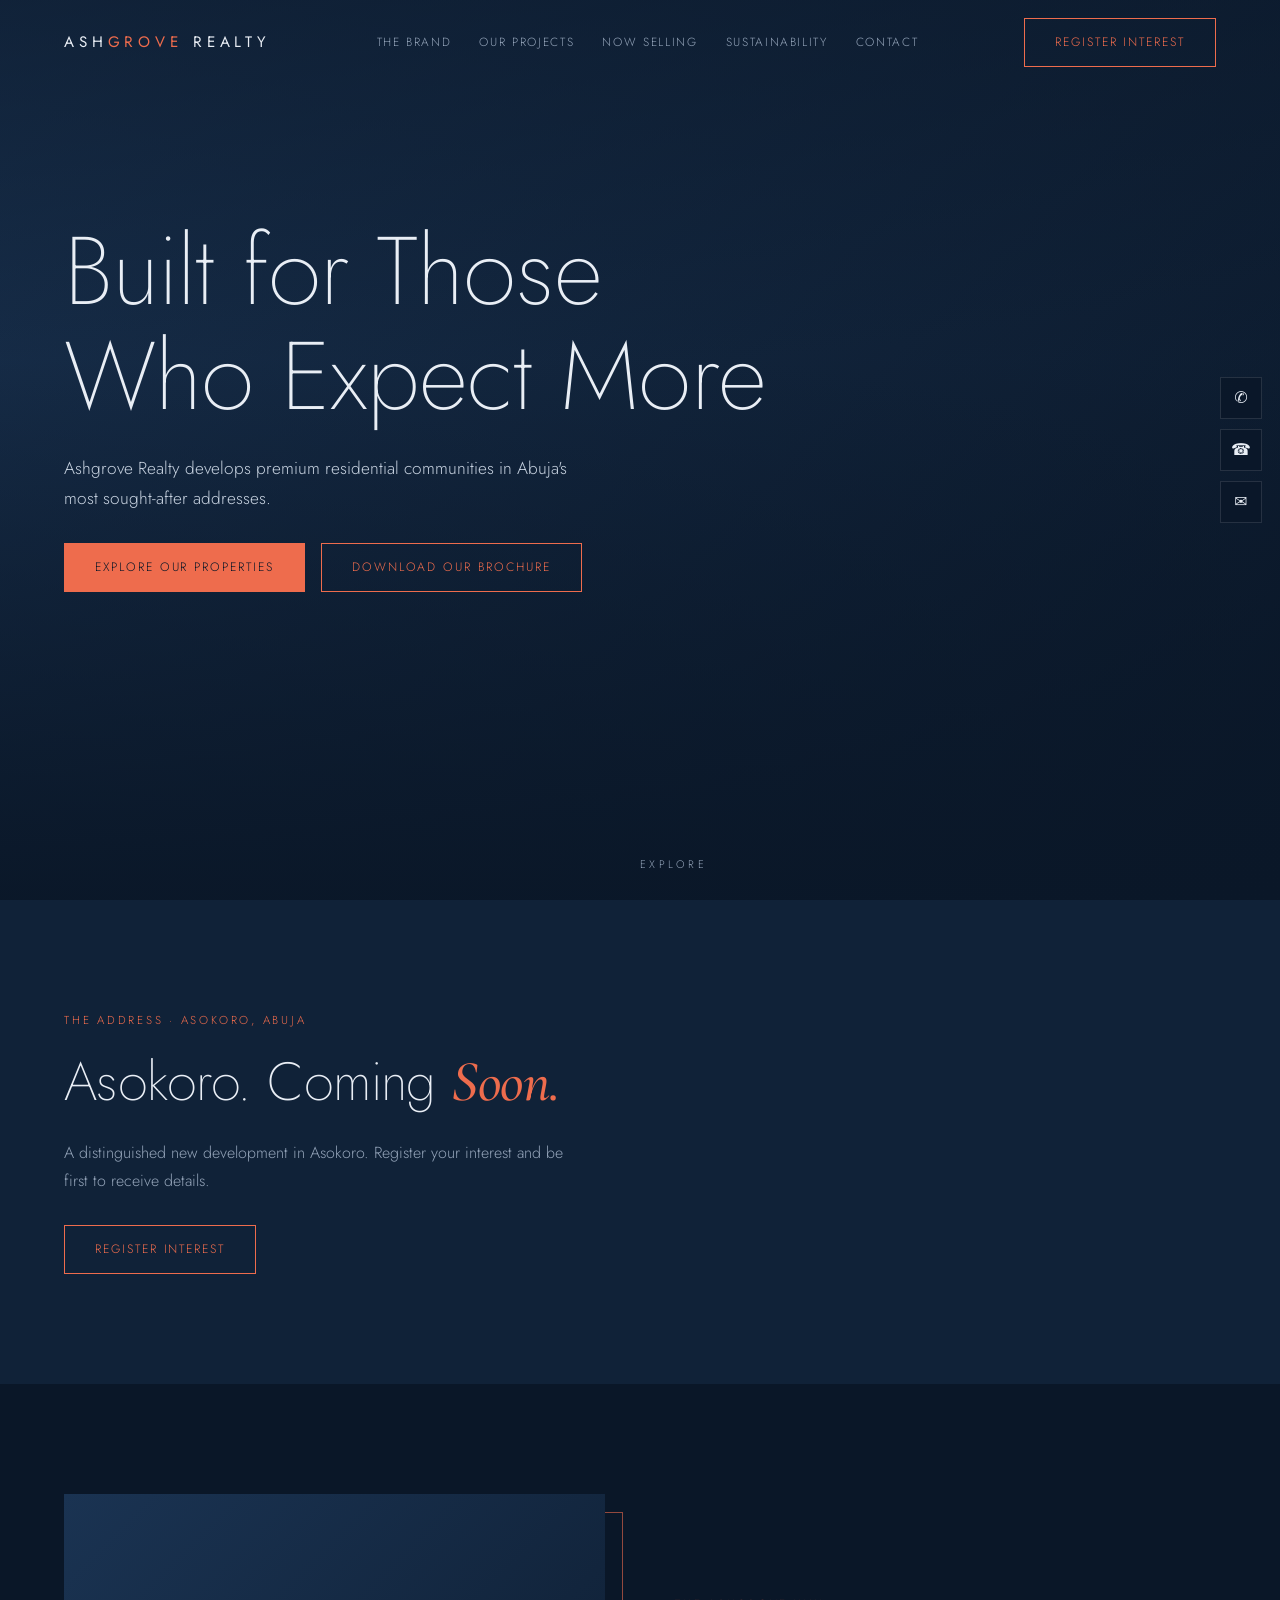
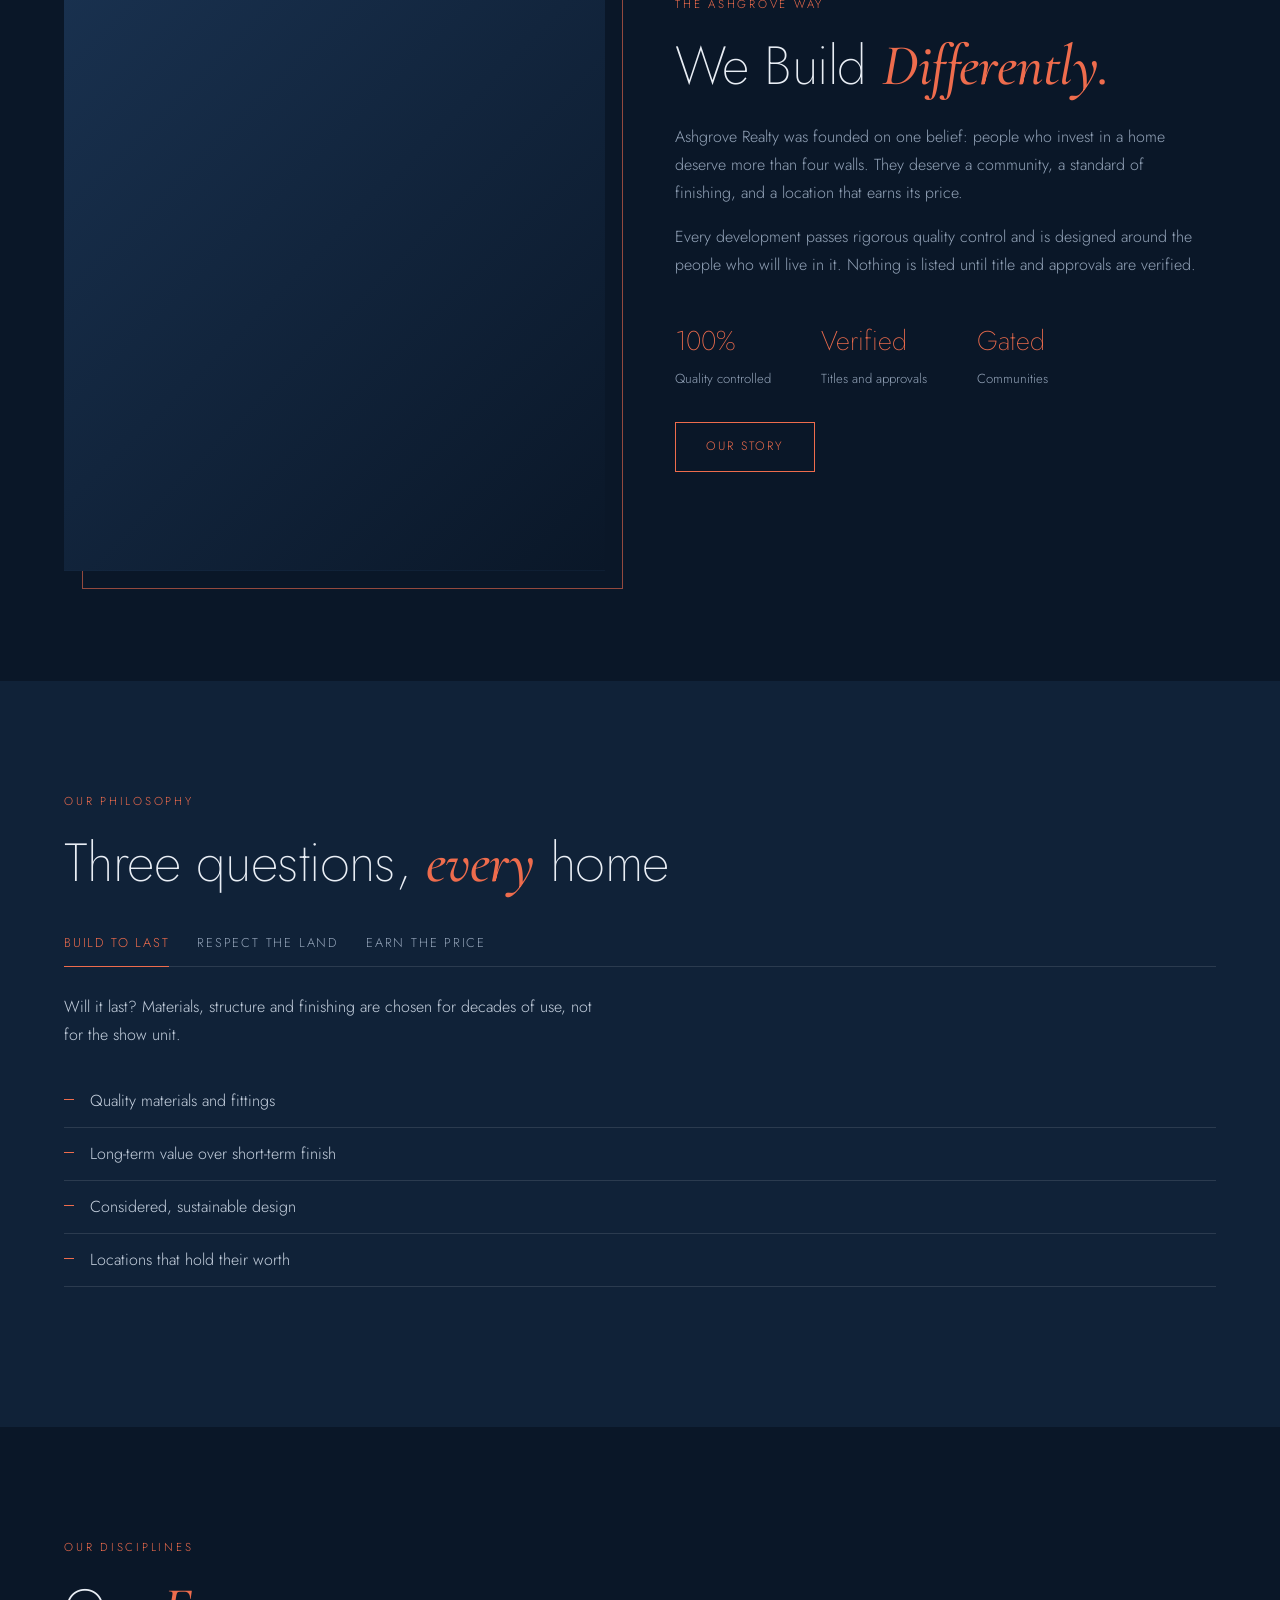
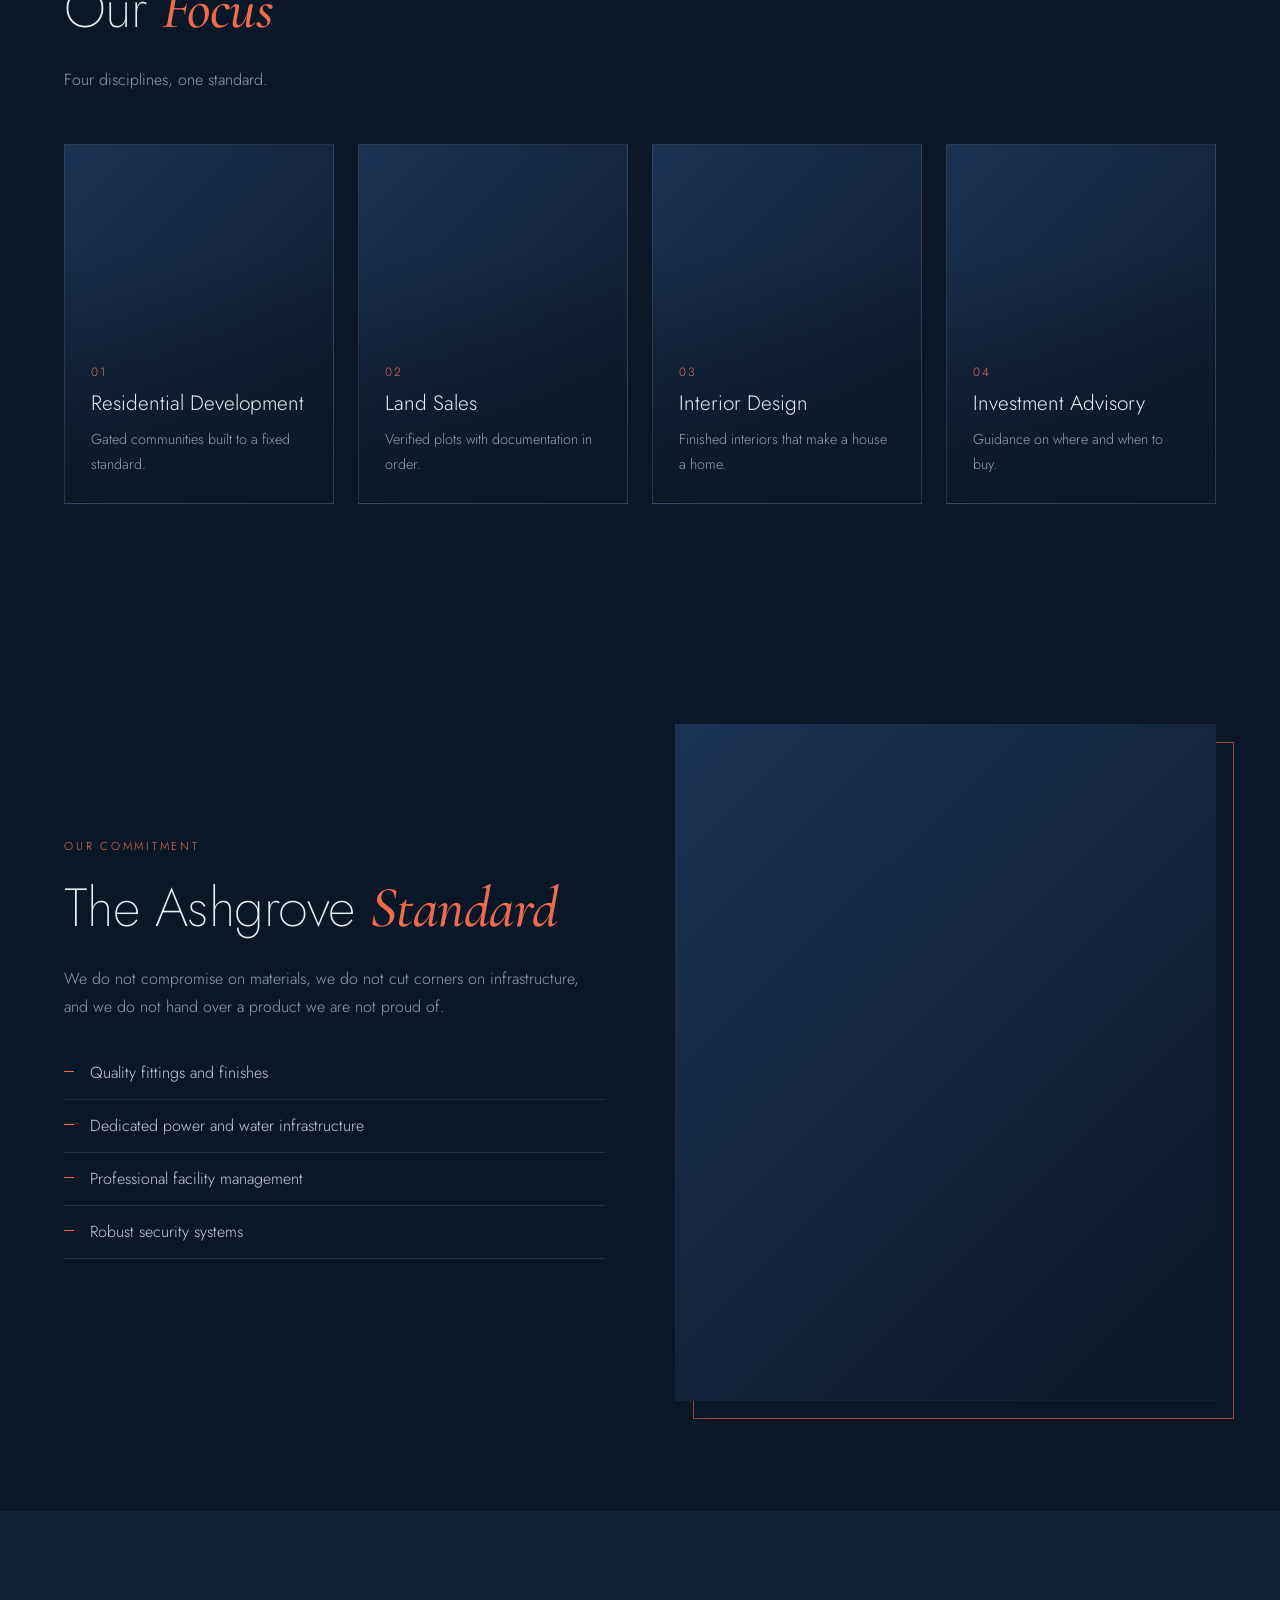
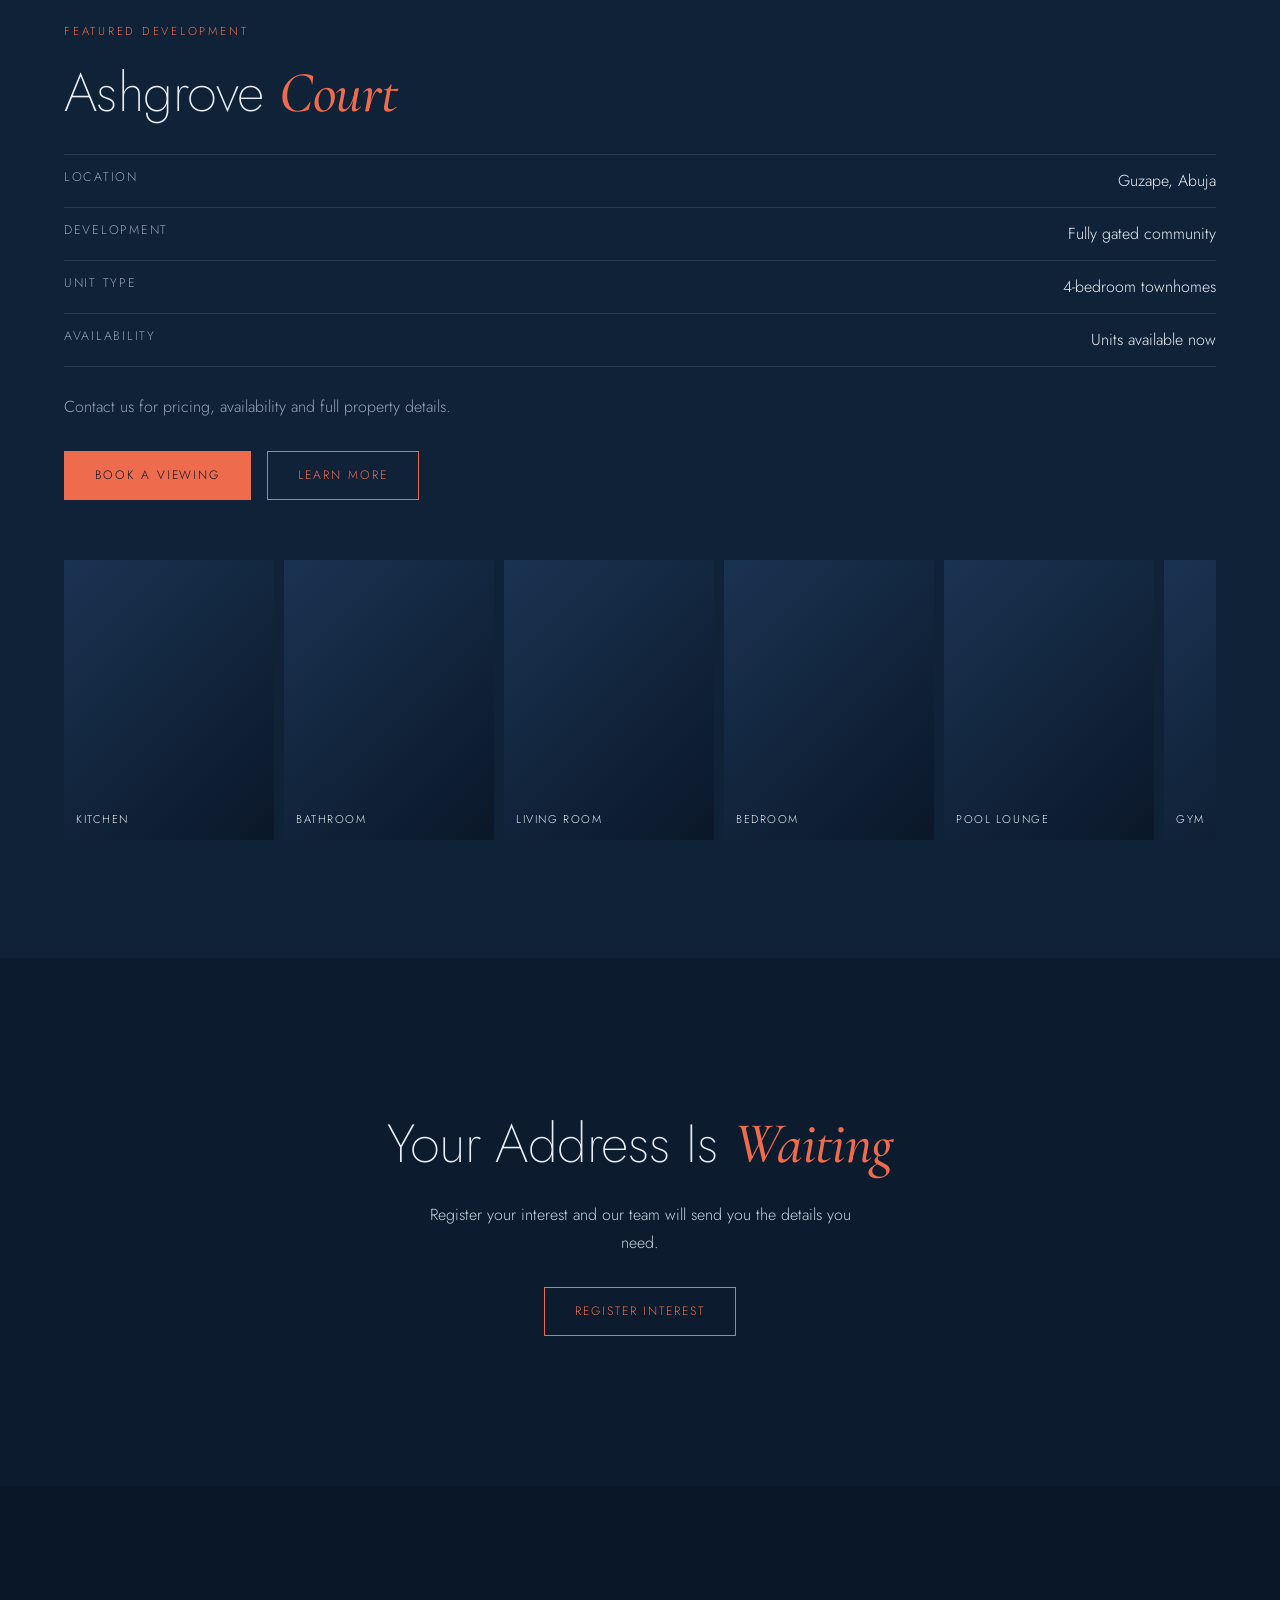
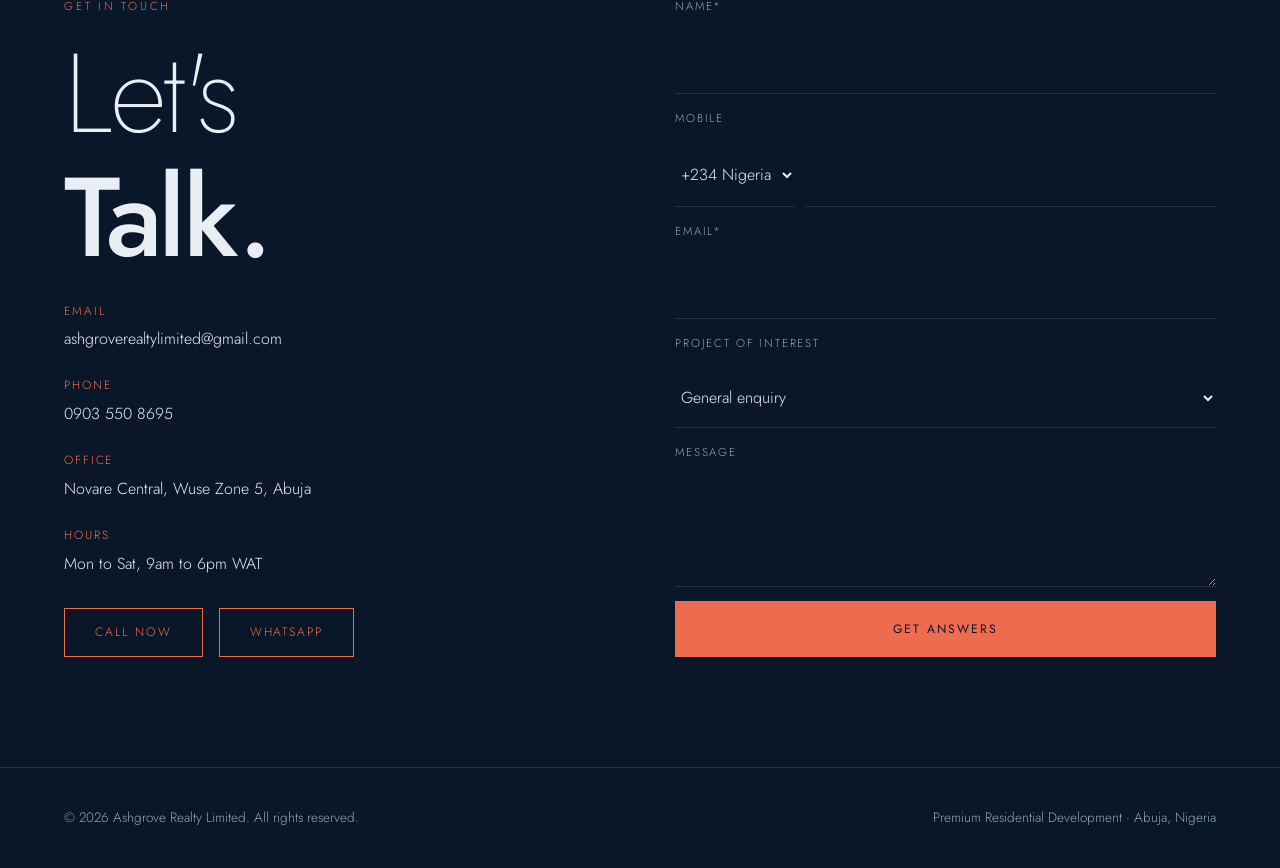
<file: index.html>
<!DOCTYPE html><html lang="en"><head><meta charset="utf-8"><meta name="viewport" content="width=device-width, initial-scale=1"><title>Premium Residential Developments in Abuja | Ashgrove Realty</title><meta name="description" content="Ashgrove Realty develops documented, approved residential properties across Abuja, Nigeria.">
<link rel="preconnect" href="https://fonts.googleapis.com"><link href="https://fonts.googleapis.com/css2?family=Jost:wght@200;300;400;500&family=Cormorant+Garamond:ital,wght@1,400;1,500&display=swap" rel="stylesheet"><link rel="stylesheet" href="style.css"></head><body>
<nav id="nav"><div class="wrap"><a class="logo" href="index.html">Ash<b>grove</b> Realty</a><div class="links" id="links"><a href="the-brand.html">The Brand</a><a href="our-projects.html">Our Projects</a><a href="now-selling.html">Now Selling</a><a href="sustainability.html">Sustainability</a><a href="contact.html">Contact</a></div><a class="btn" href="#" data-reg>Register interest</a><button class="burger" id="burger" aria-label="Menu">&#9776;</button></div></nav>
<div class="float"><a href="https://wa.me/2349035508695" aria-label="WhatsApp">&#9990;</a><a href="tel:09035508695" aria-label="Call">&#9742;</a><a href="mailto:ashgroverealtylimited@gmail.com" aria-label="Email">&#9993;</a></div>
<dialog id="reg"><button class="x" id="regx" aria-label="Close">&times;</button><p class="kicker">Your address is waiting</p><h2>Register <em>interest</em></h2><form>
<label for="rn">Name*</label><input id="rn" name="n" required>
<label for="rp">Mobile</label><div class="mob"><select name="c" aria-label="Country code"><option value="+234">+234 Nigeria</option><option value="+1">+1 US / Canada</option><option value="+44">+44 UK</option><option value="+971">+971 UAE</option><option value="+233">+233 Ghana</option><option value="+27">+27 South Africa</option><option value="+254">+254 Kenya</option><option value="+966">+966 Saudi Arabia</option><option value="+974">+974 Qatar</option><option value="+91">+91 India</option></select><input id="rp" name="p" type="tel"></div>
<label for="re">Email*</label><input id="re" name="e" type="email" required>
<label for="ri">Project of interest</label><select id="ri" name="i"><option value="General enquiry">General enquiry</option><option>Ashgrove Court, Guzape</option><option>Ashgrove Gardens, Lokogoma</option><option>Ashgrove Heights, Katampe</option></select>
<label for="rm">Message</label><textarea id="rm" name="m"></textarea>
<button class="btn solid" type="submit">Get answers</button><p class="ok" id="rok" style="display:none;color:#7fd39a">Thank you. Opening WhatsApp so our team can reply directly.</p></form></dialog>
<header class="hero"><video id="hv" muted loop playsinline autoplay preload="metadata" hidden></video><div class="poster" data-img="hero"></div><div class="wrap"><h1>Built for Those Who Expect More</h1><p>Ashgrove Realty develops premium residential communities in Abuja's most sought-after addresses.</p><div class="row"><a class="btn solid" href="our-projects.html">Explore our properties</a><a class="btn" href="#">Download our brochure</a></div></div></header><span class="scroll">Explore</span><section class="alt"><div class="wrap"><p class="kicker">The address &middot; Asokoro, Abuja</p><h2>Asokoro. Coming <em>Soon.</em></h2><p class="lead">A distinguished new development in Asokoro. Register your interest and be first to receive details.</p><div class="row"><a class="btn" href="#" data-reg>Register interest</a></div></div></section><section><div class="wrap split"><div class="img" data-img="arch"></div><div><p class="kicker">The Ashgrove way</p><h2>We Build <em>Differently.</em></h2><p class=lead>Ashgrove Realty was founded on one belief: people who invest in a home deserve more than four walls. They deserve a community, a standard of finishing, and a location that earns its price.</p><p class=lead>Every development passes rigorous quality control and is designed around the people who will live in it. Nothing is listed until title and approvals are verified.</p><div class="stats"><div><strong>100%</strong><span>Quality controlled</span></div><div><strong>Verified</strong><span>Titles and approvals</span></div><div><strong>Gated</strong><span>Communities</span></div></div><div class="row"><a class="btn" href="the-brand.html">Our story</a></div></div></div></section><section class="alt"><div class="wrap"><p class="kicker">Our philosophy</p><h2>Three questions, <em>every</em> home</h2><div class="tabs"><button class="on" data-p="a">Build to last</button><button data-p="b">Respect the land</button><button data-p="c">Earn the price</button></div>
<p class="pane on" id="a">Will it last? Materials, structure and finishing are chosen for decades of use, not for the show unit.</p><p class="pane" id="b">Does it sit well with the land it stands on? We plan around the site, its drainage, its green cover and its neighbours.</p><p class="pane" id="c">Does the address earn its price? We choose locations that hold their worth and document every one.</p>
<ul class="list"><li>Quality materials and fittings</li><li>Long-term value over short-term finish</li><li>Considered, sustainable design</li><li>Locations that hold their worth</li></ul></div></section>
<section><div class="wrap"><p class="kicker">Our disciplines</p><h2>Our <em>Focus</em></h2><p class="lead">Four disciplines, one standard.</p><div class="focus">
<div class="fc" data-img="arch"><div><small>01</small><h3>Residential Development</h3><p>Gated communities built to a fixed standard.</p></div></div>
<div class="fc" data-img="land"><div><small>02</small><h3>Land Sales</h3><p>Verified plots with documentation in order.</p></div></div>
<div class="fc" data-img="int"><div><small>03</small><h3>Interior Design</h3><p>Finished interiors that make a house a home.</p></div></div>
<div class="fc" data-img="home"><div><small>04</small><h3>Investment Advisory</h3><p>Guidance on where and when to buy.</p></div></div></div></div></section><section><div class="wrap split r"><div class="img" data-img="int"></div><div><p class="kicker">Our commitment</p><h2>The Ashgrove <em>Standard</em></h2><p class=lead>We do not compromise on materials, we do not cut corners on infrastructure, and we do not hand over a product we are not proud of.</p><ul class="list"><li>Quality fittings and finishes</li><li>Dedicated power and water infrastructure</li><li>Professional facility management</li><li>Robust security systems</li></ul></div></div></section><section class="alt"><div class="wrap"><p class="kicker">Featured development</p><h2>Ashgrove <em>Court</em></h2><div class="spec"><div><span>Location</span>Guzape, Abuja</div><div><span>Development</span>Fully gated community</div><div><span>Unit type</span>4-bedroom townhomes</div><div><span>Availability</span>Units available now</div></div><p class="lead">Contact us for pricing, availability and full property details.</p><div class="row"><a class="btn solid" href="contact.html">Book a viewing</a><a class="btn" href="now-selling.html">Learn more</a></div>
<div class="strip"><div data-img="kit" data-l="Kitchen"></div><div data-img="bath" data-l="Bathroom"></div><div data-img="liv" data-l="Living room"></div><div data-img="bed" data-l="Bedroom"></div><div data-img="pool" data-l="Pool lounge"></div><div data-img="gym" data-l="Gym"></div></div></div></section><section class="band" data-img="home"><div class="wrap"><h2>Your Address Is <em>Waiting</em></h2><p>Register your interest and our team will send you the details you need.</p><a class="btn" href="#" data-reg>Register interest</a></div></section><section id="contact"><div class="wrap talk"><div><p class="kicker">Get in touch</p><h2><span>Let's</span>Talk.</h2>
<div class="info"><p>Email</p><a href="mailto:ashgroverealtylimited@gmail.com">ashgroverealtylimited@gmail.com</a><p>Phone</p><a href="tel:09035508695">0903 550 8695</a><p>Office</p>Novare Central, Wuse Zone 5, Abuja<p>Hours</p>Mon to Sat, 9am to 6pm WAT</div>
<div class="row"><a class="btn" href="tel:09035508695">Call now</a><a class="btn" href="https://wa.me/2349035508695">WhatsApp</a></div></div><form>
<label for="tn">Name*</label><input id="tn" name="n" required>
<label for="tp">Mobile</label><div class="mob"><select name="c" aria-label="Country code"><option value="+234">+234 Nigeria</option><option value="+1">+1 US / Canada</option><option value="+44">+44 UK</option><option value="+971">+971 UAE</option><option value="+233">+233 Ghana</option><option value="+27">+27 South Africa</option><option value="+254">+254 Kenya</option><option value="+966">+966 Saudi Arabia</option><option value="+974">+974 Qatar</option><option value="+91">+91 India</option></select><input id="tp" name="p" type="tel"></div>
<label for="te">Email*</label><input id="te" name="e" type="email" required>
<label for="ti">Project of interest</label><select id="ti" name="i"><option value="General enquiry">General enquiry</option><option>Ashgrove Court, Guzape</option><option>Ashgrove Gardens, Lokogoma</option><option>Ashgrove Heights, Katampe</option></select>
<label for="tm">Message</label><textarea id="tm" name="m"></textarea>
<button class="btn solid" type="submit">Get answers</button><p class="ok" id="tok" style="display:none;color:#7fd39a">Thank you. Opening WhatsApp so our team can reply directly.</p></form></div></section>
<footer><div class="wrap"><span>&copy; 2026 Ashgrove Realty Limited. All rights reserved.</span><span>Premium Residential Development &middot; Abuja, Nigeria</span></div></footer><script src="app.js"></script></body></html>
</file>
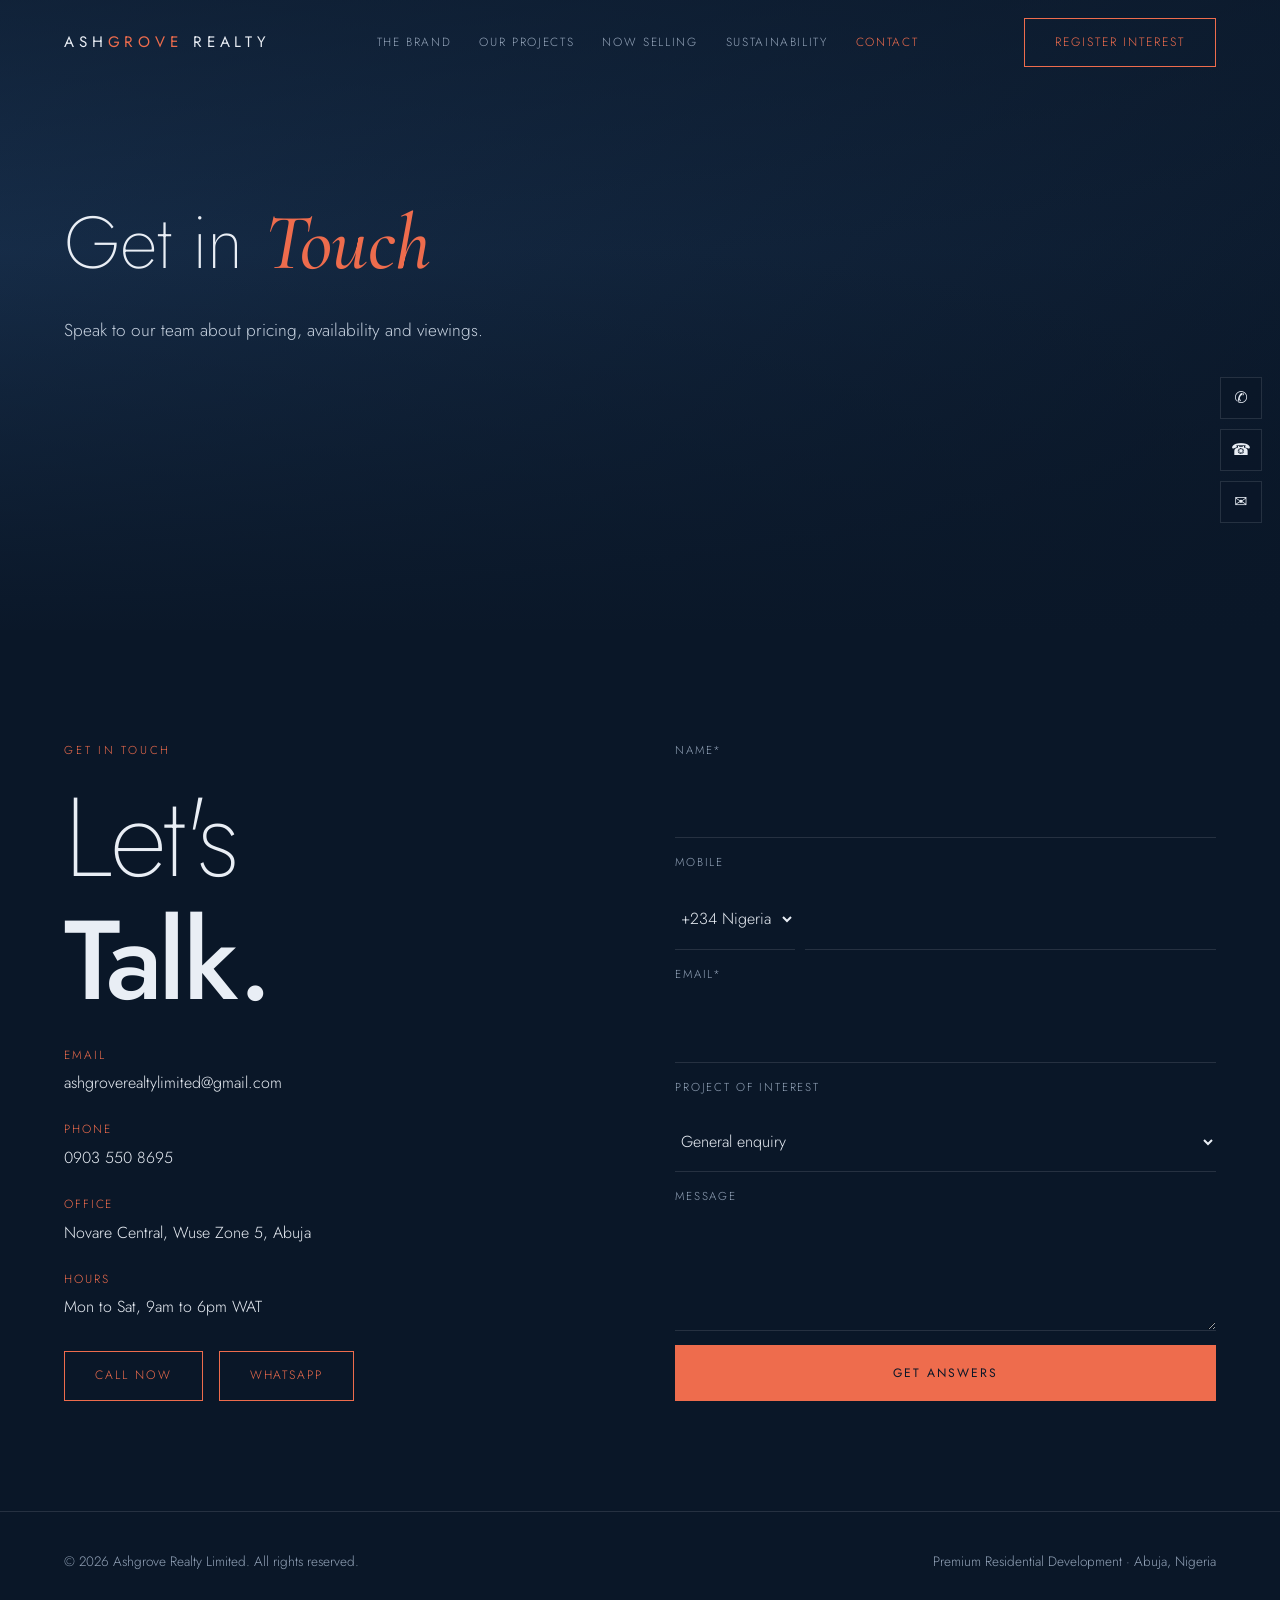
<file: contact.html>
<!DOCTYPE html><html lang="en"><head><meta charset="utf-8"><meta name="viewport" content="width=device-width, initial-scale=1"><title>Contact | Ashgrove Realty</title><meta name="description" content="Ashgrove Realty develops documented, approved residential properties across Abuja, Nigeria.">
<link rel="preconnect" href="https://fonts.googleapis.com"><link href="https://fonts.googleapis.com/css2?family=Jost:wght@200;300;400;500&family=Cormorant+Garamond:ital,wght@1,400;1,500&display=swap" rel="stylesheet"><link rel="stylesheet" href="style.css"></head><body>
<nav id="nav"><div class="wrap"><a class="logo" href="index.html">Ash<b>grove</b> Realty</a><div class="links" id="links"><a href="the-brand.html">The Brand</a><a href="our-projects.html">Our Projects</a><a href="now-selling.html">Now Selling</a><a href="sustainability.html">Sustainability</a><a href="contact.html" class=on>Contact</a></div><a class="btn" href="#" data-reg>Register interest</a><button class="burger" id="burger" aria-label="Menu">&#9776;</button></div></nav>
<div class="float"><a href="https://wa.me/2349035508695" aria-label="WhatsApp">&#9990;</a><a href="tel:09035508695" aria-label="Call">&#9742;</a><a href="mailto:ashgroverealtylimited@gmail.com" aria-label="Email">&#9993;</a></div>
<dialog id="reg"><button class="x" id="regx" aria-label="Close">&times;</button><p class="kicker">Your address is waiting</p><h2>Register <em>interest</em></h2><form>
<label for="rn">Name*</label><input id="rn" name="n" required>
<label for="rp">Mobile</label><div class="mob"><select name="c" aria-label="Country code"><option value="+234">+234 Nigeria</option><option value="+1">+1 US / Canada</option><option value="+44">+44 UK</option><option value="+971">+971 UAE</option><option value="+233">+233 Ghana</option><option value="+27">+27 South Africa</option><option value="+254">+254 Kenya</option><option value="+966">+966 Saudi Arabia</option><option value="+974">+974 Qatar</option><option value="+91">+91 India</option></select><input id="rp" name="p" type="tel"></div>
<label for="re">Email*</label><input id="re" name="e" type="email" required>
<label for="ri">Project of interest</label><select id="ri" name="i"><option value="General enquiry">General enquiry</option><option>Ashgrove Court, Guzape</option><option>Ashgrove Gardens, Lokogoma</option><option>Ashgrove Heights, Katampe</option></select>
<label for="rm">Message</label><textarea id="rm" name="m"></textarea>
<button class="btn solid" type="submit">Get answers</button><p class="ok" id="rok" style="display:none;color:#7fd39a">Thank you. Opening WhatsApp so our team can reply directly.</p></form></dialog>
<header class="hero in"><video id="hv" muted loop playsinline autoplay preload="metadata" hidden></video><div class="poster" data-img="arch"></div><div class="wrap"><h1>Get in <em>Touch</em></h1><p>Speak to our team about pricing, availability and viewings.</p></div></header><section id="contact"><div class="wrap talk"><div><p class="kicker">Get in touch</p><h2><span>Let's</span>Talk.</h2>
<div class="info"><p>Email</p><a href="mailto:ashgroverealtylimited@gmail.com">ashgroverealtylimited@gmail.com</a><p>Phone</p><a href="tel:09035508695">0903 550 8695</a><p>Office</p>Novare Central, Wuse Zone 5, Abuja<p>Hours</p>Mon to Sat, 9am to 6pm WAT</div>
<div class="row"><a class="btn" href="tel:09035508695">Call now</a><a class="btn" href="https://wa.me/2349035508695">WhatsApp</a></div></div><form>
<label for="tn">Name*</label><input id="tn" name="n" required>
<label for="tp">Mobile</label><div class="mob"><select name="c" aria-label="Country code"><option value="+234">+234 Nigeria</option><option value="+1">+1 US / Canada</option><option value="+44">+44 UK</option><option value="+971">+971 UAE</option><option value="+233">+233 Ghana</option><option value="+27">+27 South Africa</option><option value="+254">+254 Kenya</option><option value="+966">+966 Saudi Arabia</option><option value="+974">+974 Qatar</option><option value="+91">+91 India</option></select><input id="tp" name="p" type="tel"></div>
<label for="te">Email*</label><input id="te" name="e" type="email" required>
<label for="ti">Project of interest</label><select id="ti" name="i"><option value="General enquiry">General enquiry</option><option>Ashgrove Court, Guzape</option><option>Ashgrove Gardens, Lokogoma</option><option>Ashgrove Heights, Katampe</option></select>
<label for="tm">Message</label><textarea id="tm" name="m"></textarea>
<button class="btn solid" type="submit">Get answers</button><p class="ok" id="tok" style="display:none;color:#7fd39a">Thank you. Opening WhatsApp so our team can reply directly.</p></form></div></section>
<footer><div class="wrap"><span>&copy; 2026 Ashgrove Realty Limited. All rights reserved.</span><span>Premium Residential Development &middot; Abuja, Nigeria</span></div></footer><script src="app.js"></script></body></html>
</file>
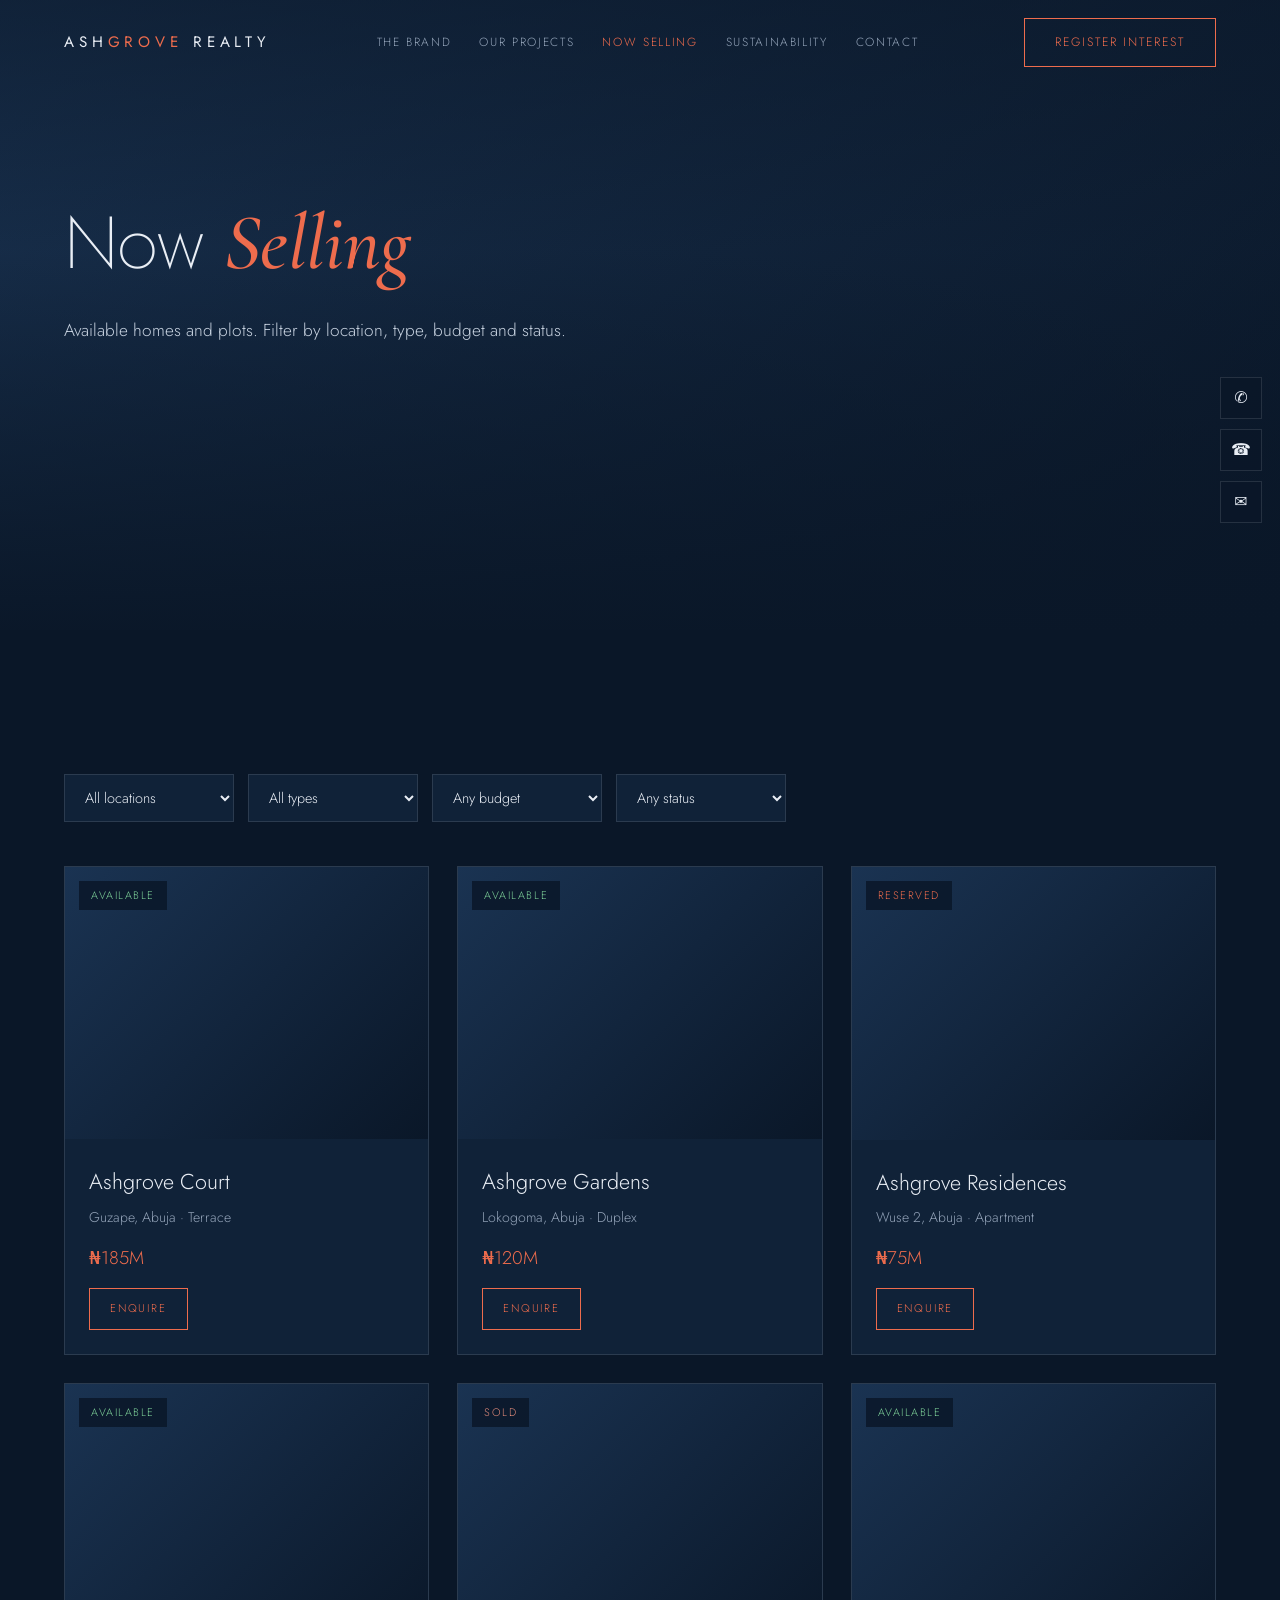
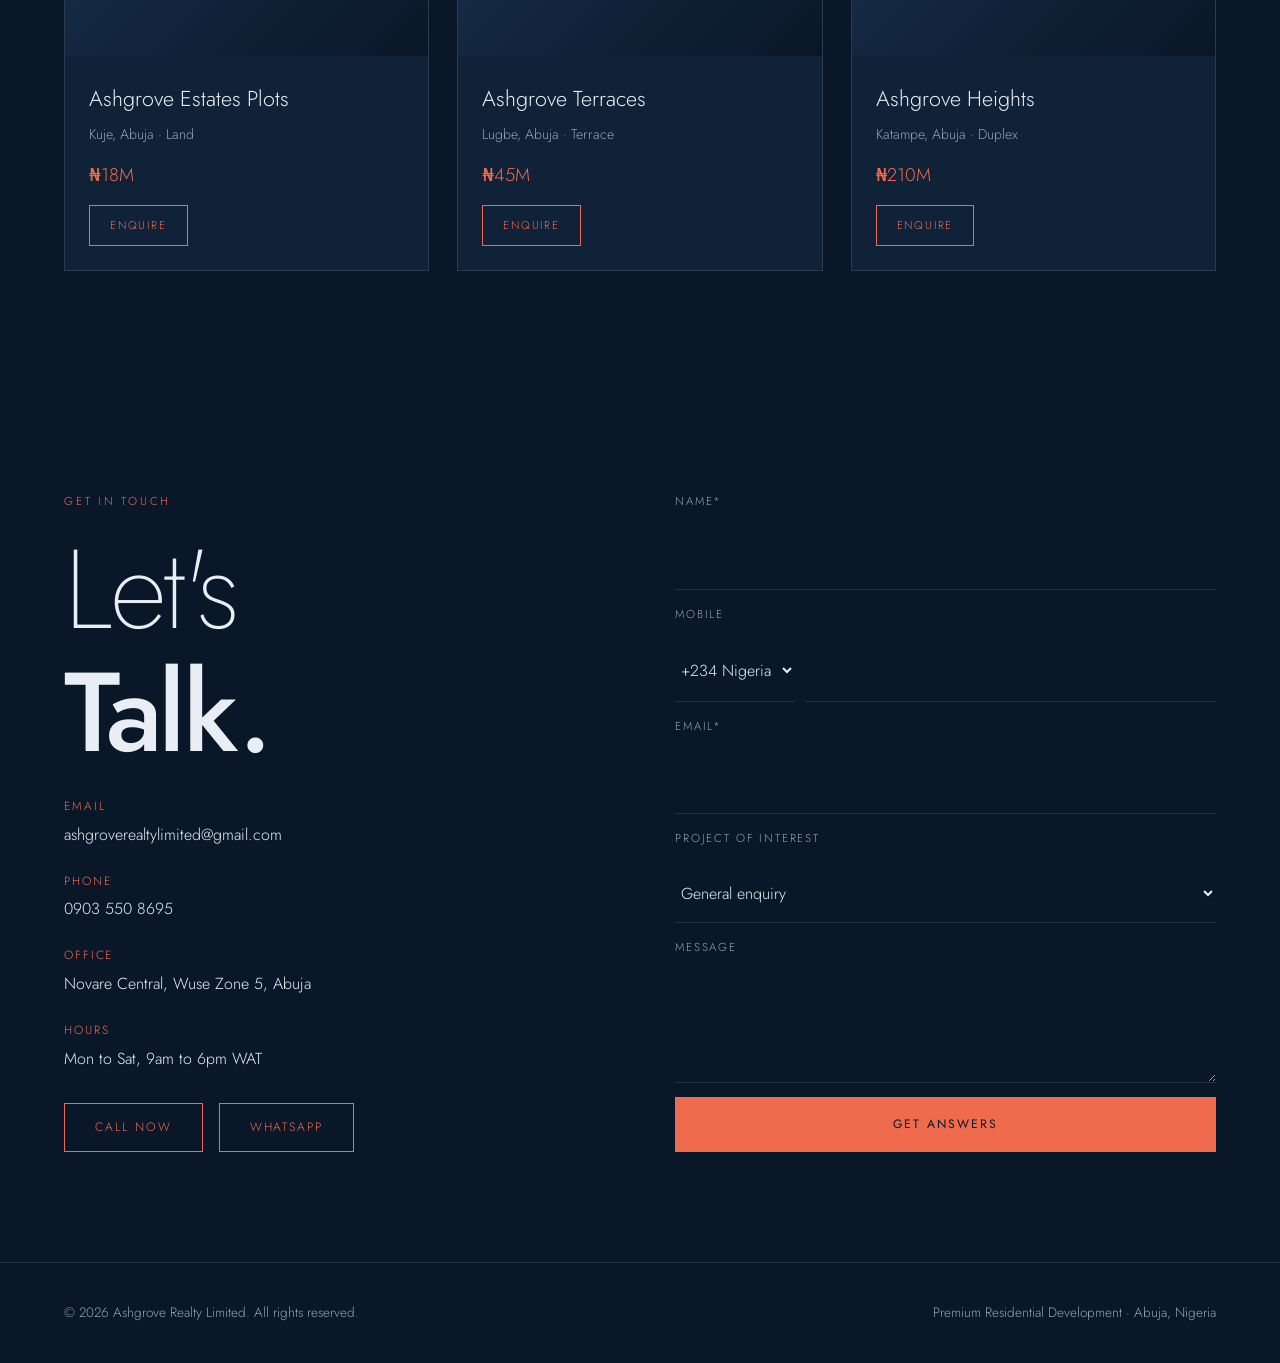
<file: now-selling.html>
<!DOCTYPE html><html lang="en"><head><meta charset="utf-8"><meta name="viewport" content="width=device-width, initial-scale=1"><title>Now Selling | Ashgrove Realty</title><meta name="description" content="Ashgrove Realty develops documented, approved residential properties across Abuja, Nigeria.">
<link rel="preconnect" href="https://fonts.googleapis.com"><link href="https://fonts.googleapis.com/css2?family=Jost:wght@200;300;400;500&family=Cormorant+Garamond:ital,wght@1,400;1,500&display=swap" rel="stylesheet"><link rel="stylesheet" href="style.css"></head><body>
<nav id="nav"><div class="wrap"><a class="logo" href="index.html">Ash<b>grove</b> Realty</a><div class="links" id="links"><a href="the-brand.html">The Brand</a><a href="our-projects.html">Our Projects</a><a href="now-selling.html" class=on>Now Selling</a><a href="sustainability.html">Sustainability</a><a href="contact.html">Contact</a></div><a class="btn" href="#" data-reg>Register interest</a><button class="burger" id="burger" aria-label="Menu">&#9776;</button></div></nav>
<div class="float"><a href="https://wa.me/2349035508695" aria-label="WhatsApp">&#9990;</a><a href="tel:09035508695" aria-label="Call">&#9742;</a><a href="mailto:ashgroverealtylimited@gmail.com" aria-label="Email">&#9993;</a></div>
<dialog id="reg"><button class="x" id="regx" aria-label="Close">&times;</button><p class="kicker">Your address is waiting</p><h2>Register <em>interest</em></h2><form>
<label for="rn">Name*</label><input id="rn" name="n" required>
<label for="rp">Mobile</label><div class="mob"><select name="c" aria-label="Country code"><option value="+234">+234 Nigeria</option><option value="+1">+1 US / Canada</option><option value="+44">+44 UK</option><option value="+971">+971 UAE</option><option value="+233">+233 Ghana</option><option value="+27">+27 South Africa</option><option value="+254">+254 Kenya</option><option value="+966">+966 Saudi Arabia</option><option value="+974">+974 Qatar</option><option value="+91">+91 India</option></select><input id="rp" name="p" type="tel"></div>
<label for="re">Email*</label><input id="re" name="e" type="email" required>
<label for="ri">Project of interest</label><select id="ri" name="i"><option value="General enquiry">General enquiry</option><option>Ashgrove Court, Guzape</option><option>Ashgrove Gardens, Lokogoma</option><option>Ashgrove Heights, Katampe</option></select>
<label for="rm">Message</label><textarea id="rm" name="m"></textarea>
<button class="btn solid" type="submit">Get answers</button><p class="ok" id="rok" style="display:none;color:#7fd39a">Thank you. Opening WhatsApp so our team can reply directly.</p></form></dialog>
<header class="hero in"><video id="hv" muted loop playsinline autoplay preload="metadata" hidden></video><div class="poster" data-img="pool"></div><div class="wrap"><h1>Now <em>Selling</em></h1><p>Available homes and plots. Filter by location, type, budget and status.</p></div></header><section><div class="wrap"><div class="filters"><select id="fl" aria-label="Location"><option value="">All locations</option></select><select id="ft" aria-label="Type"><option value="">All types</option></select><select id="fb" aria-label="Budget"><option value="">Any budget</option><option value="a">Under ₦50M</option><option value="b">₦50M to ₦100M</option><option value="c">₦100M+</option></select><select id="fs" aria-label="Status"><option value="">Any status</option><option>Available</option><option>Reserved</option><option>Sold</option></select></div><div class="grid" id="grid"></div><p class="empty" id="empty">No properties match those filters. Widen the budget or clear a filter.</p></div></section><section id="contact"><div class="wrap talk"><div><p class="kicker">Get in touch</p><h2><span>Let's</span>Talk.</h2>
<div class="info"><p>Email</p><a href="mailto:ashgroverealtylimited@gmail.com">ashgroverealtylimited@gmail.com</a><p>Phone</p><a href="tel:09035508695">0903 550 8695</a><p>Office</p>Novare Central, Wuse Zone 5, Abuja<p>Hours</p>Mon to Sat, 9am to 6pm WAT</div>
<div class="row"><a class="btn" href="tel:09035508695">Call now</a><a class="btn" href="https://wa.me/2349035508695">WhatsApp</a></div></div><form>
<label for="tn">Name*</label><input id="tn" name="n" required>
<label for="tp">Mobile</label><div class="mob"><select name="c" aria-label="Country code"><option value="+234">+234 Nigeria</option><option value="+1">+1 US / Canada</option><option value="+44">+44 UK</option><option value="+971">+971 UAE</option><option value="+233">+233 Ghana</option><option value="+27">+27 South Africa</option><option value="+254">+254 Kenya</option><option value="+966">+966 Saudi Arabia</option><option value="+974">+974 Qatar</option><option value="+91">+91 India</option></select><input id="tp" name="p" type="tel"></div>
<label for="te">Email*</label><input id="te" name="e" type="email" required>
<label for="ti">Project of interest</label><select id="ti" name="i"><option value="General enquiry">General enquiry</option><option>Ashgrove Court, Guzape</option><option>Ashgrove Gardens, Lokogoma</option><option>Ashgrove Heights, Katampe</option></select>
<label for="tm">Message</label><textarea id="tm" name="m"></textarea>
<button class="btn solid" type="submit">Get answers</button><p class="ok" id="tok" style="display:none;color:#7fd39a">Thank you. Opening WhatsApp so our team can reply directly.</p></form></div></section>
<footer><div class="wrap"><span>&copy; 2026 Ashgrove Realty Limited. All rights reserved.</span><span>Premium Residential Development &middot; Abuja, Nigeria</span></div></footer><script src="app.js"></script></body></html>
</file>
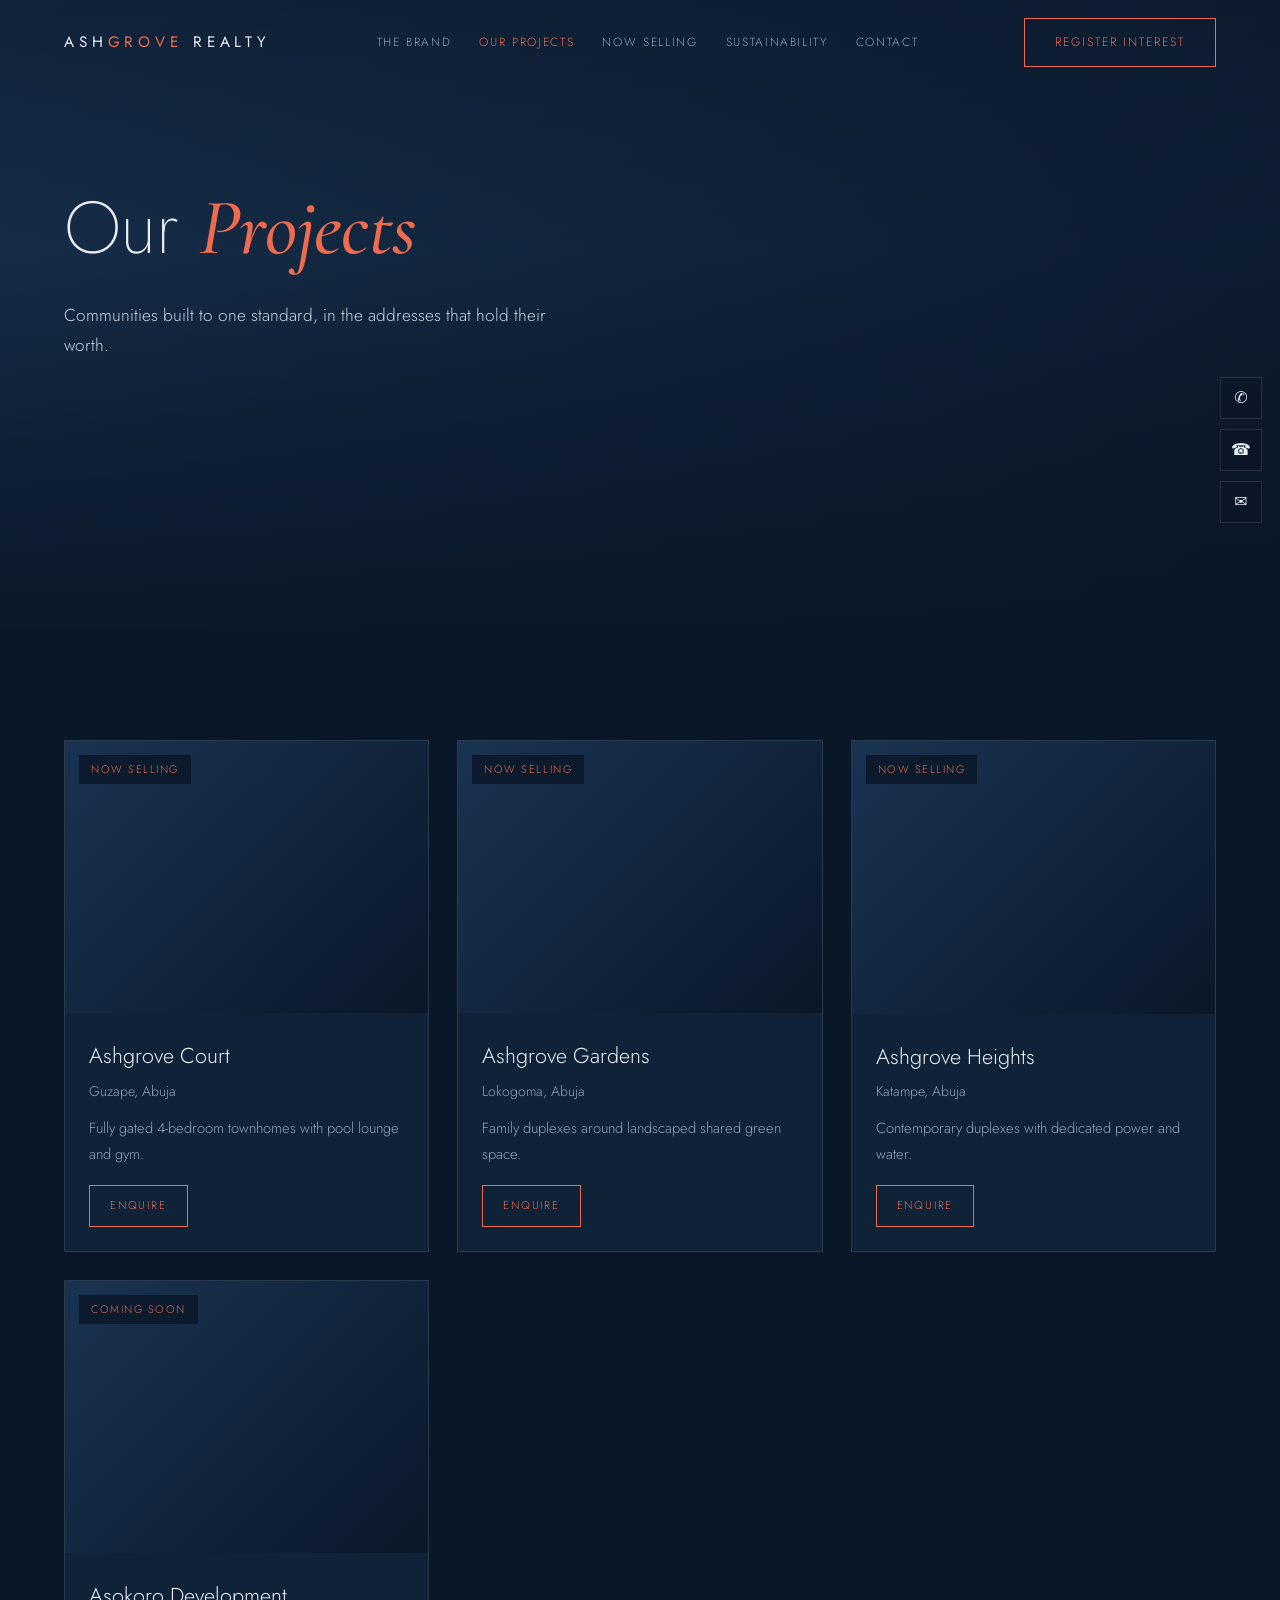
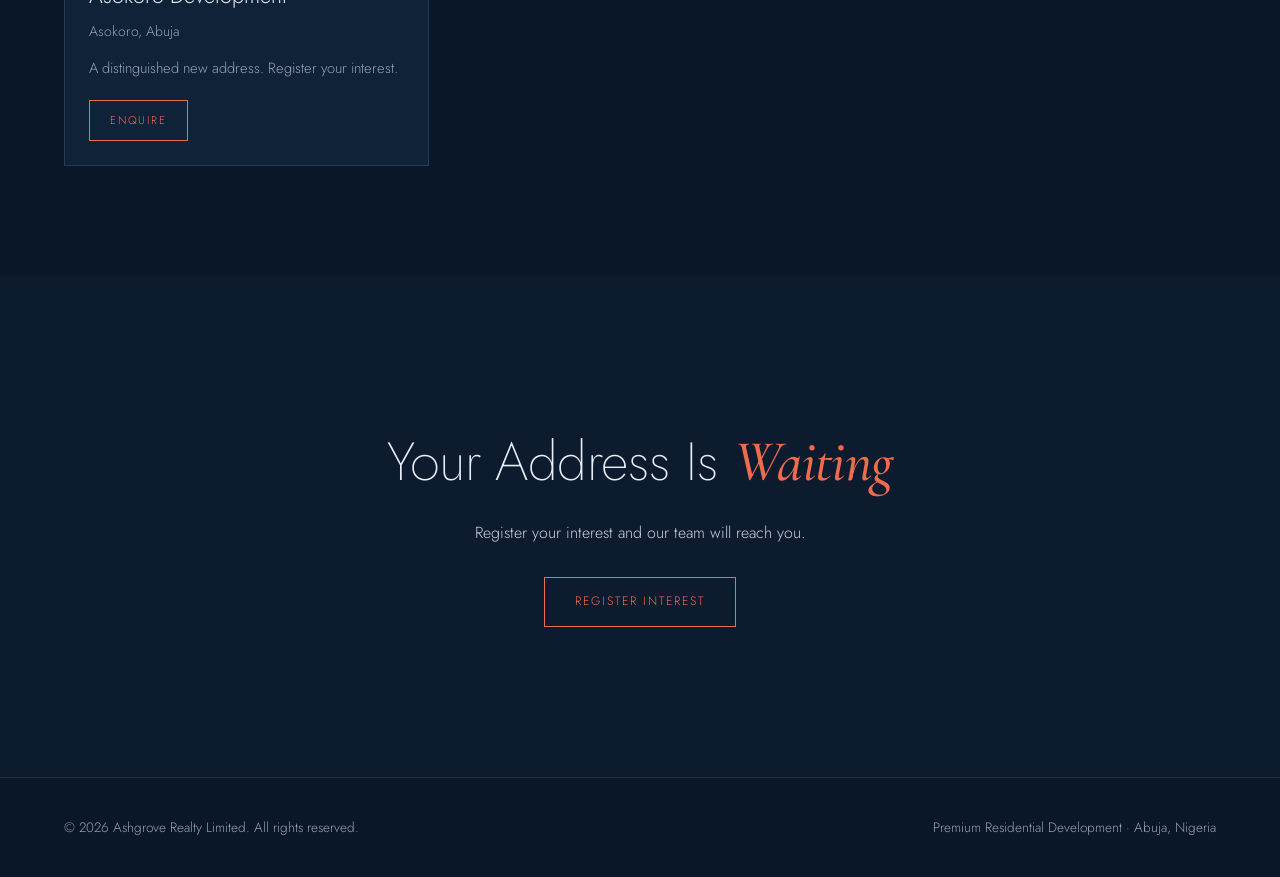
<file: our-projects.html>
<!DOCTYPE html><html lang="en"><head><meta charset="utf-8"><meta name="viewport" content="width=device-width, initial-scale=1"><title>Our Projects | Ashgrove Realty</title><meta name="description" content="Ashgrove Realty develops documented, approved residential properties across Abuja, Nigeria.">
<link rel="preconnect" href="https://fonts.googleapis.com"><link href="https://fonts.googleapis.com/css2?family=Jost:wght@200;300;400;500&family=Cormorant+Garamond:ital,wght@1,400;1,500&display=swap" rel="stylesheet"><link rel="stylesheet" href="style.css"></head><body>
<nav id="nav"><div class="wrap"><a class="logo" href="index.html">Ash<b>grove</b> Realty</a><div class="links" id="links"><a href="the-brand.html">The Brand</a><a href="our-projects.html" class=on>Our Projects</a><a href="now-selling.html">Now Selling</a><a href="sustainability.html">Sustainability</a><a href="contact.html">Contact</a></div><a class="btn" href="#" data-reg>Register interest</a><button class="burger" id="burger" aria-label="Menu">&#9776;</button></div></nav>
<div class="float"><a href="https://wa.me/2349035508695" aria-label="WhatsApp">&#9990;</a><a href="tel:09035508695" aria-label="Call">&#9742;</a><a href="mailto:ashgroverealtylimited@gmail.com" aria-label="Email">&#9993;</a></div>
<dialog id="reg"><button class="x" id="regx" aria-label="Close">&times;</button><p class="kicker">Your address is waiting</p><h2>Register <em>interest</em></h2><form>
<label for="rn">Name*</label><input id="rn" name="n" required>
<label for="rp">Mobile</label><div class="mob"><select name="c" aria-label="Country code"><option value="+234">+234 Nigeria</option><option value="+1">+1 US / Canada</option><option value="+44">+44 UK</option><option value="+971">+971 UAE</option><option value="+233">+233 Ghana</option><option value="+27">+27 South Africa</option><option value="+254">+254 Kenya</option><option value="+966">+966 Saudi Arabia</option><option value="+974">+974 Qatar</option><option value="+91">+91 India</option></select><input id="rp" name="p" type="tel"></div>
<label for="re">Email*</label><input id="re" name="e" type="email" required>
<label for="ri">Project of interest</label><select id="ri" name="i"><option value="General enquiry">General enquiry</option><option>Ashgrove Court, Guzape</option><option>Ashgrove Gardens, Lokogoma</option><option>Ashgrove Heights, Katampe</option></select>
<label for="rm">Message</label><textarea id="rm" name="m"></textarea>
<button class="btn solid" type="submit">Get answers</button><p class="ok" id="rok" style="display:none;color:#7fd39a">Thank you. Opening WhatsApp so our team can reply directly.</p></form></dialog>
<header class="hero in"><video id="hv" muted loop playsinline autoplay preload="metadata" hidden></video><div class="poster" data-img="home"></div><div class="wrap"><h1>Our <em>Projects</em></h1><p>Communities built to one standard, in the addresses that hold their worth.</p></div></header><section><div class="wrap"><div class="grid"><article class="card"><div class="cp" data-img="pool" style="background-size:cover"><span class="tag">Now selling</span></div><div class="b"><h3>Ashgrove Court</h3><div class="m">Guzape, Abuja</div><p class="lead" style="font-size:.92rem">Fully gated 4-bedroom townhomes with pool lounge and gym.</p><div class="row" style="margin-top:18px"><a class="btn" href="contact.html">Enquire</a></div></div></article><article class="card"><div class="cp" data-img="int" style="background-size:cover"><span class="tag">Now selling</span></div><div class="b"><h3>Ashgrove Gardens</h3><div class="m">Lokogoma, Abuja</div><p class="lead" style="font-size:.92rem">Family duplexes around landscaped shared green space.</p><div class="row" style="margin-top:18px"><a class="btn" href="contact.html">Enquire</a></div></div></article><article class="card"><div class="cp" data-img="home" style="background-size:cover"><span class="tag">Now selling</span></div><div class="b"><h3>Ashgrove Heights</h3><div class="m">Katampe, Abuja</div><p class="lead" style="font-size:.92rem">Contemporary duplexes with dedicated power and water.</p><div class="row" style="margin-top:18px"><a class="btn" href="contact.html">Enquire</a></div></div></article><article class="card"><div class="cp" data-img="arch" style="background-size:cover"><span class="tag">Coming soon</span></div><div class="b"><h3>Asokoro Development</h3><div class="m">Asokoro, Abuja</div><p class="lead" style="font-size:.92rem">A distinguished new address. Register your interest.</p><div class="row" style="margin-top:18px"><a class="btn" href="contact.html">Enquire</a></div></div></article></div></div></section><section class="band" data-img="arch"><div class="wrap"><h2>Your Address Is <em>Waiting</em></h2><p>Register your interest and our team will reach you.</p><a class="btn" href="#" data-reg>Register interest</a></div></section>
<footer><div class="wrap"><span>&copy; 2026 Ashgrove Realty Limited. All rights reserved.</span><span>Premium Residential Development &middot; Abuja, Nigeria</span></div></footer><script src="app.js"></script></body></html>
</file>
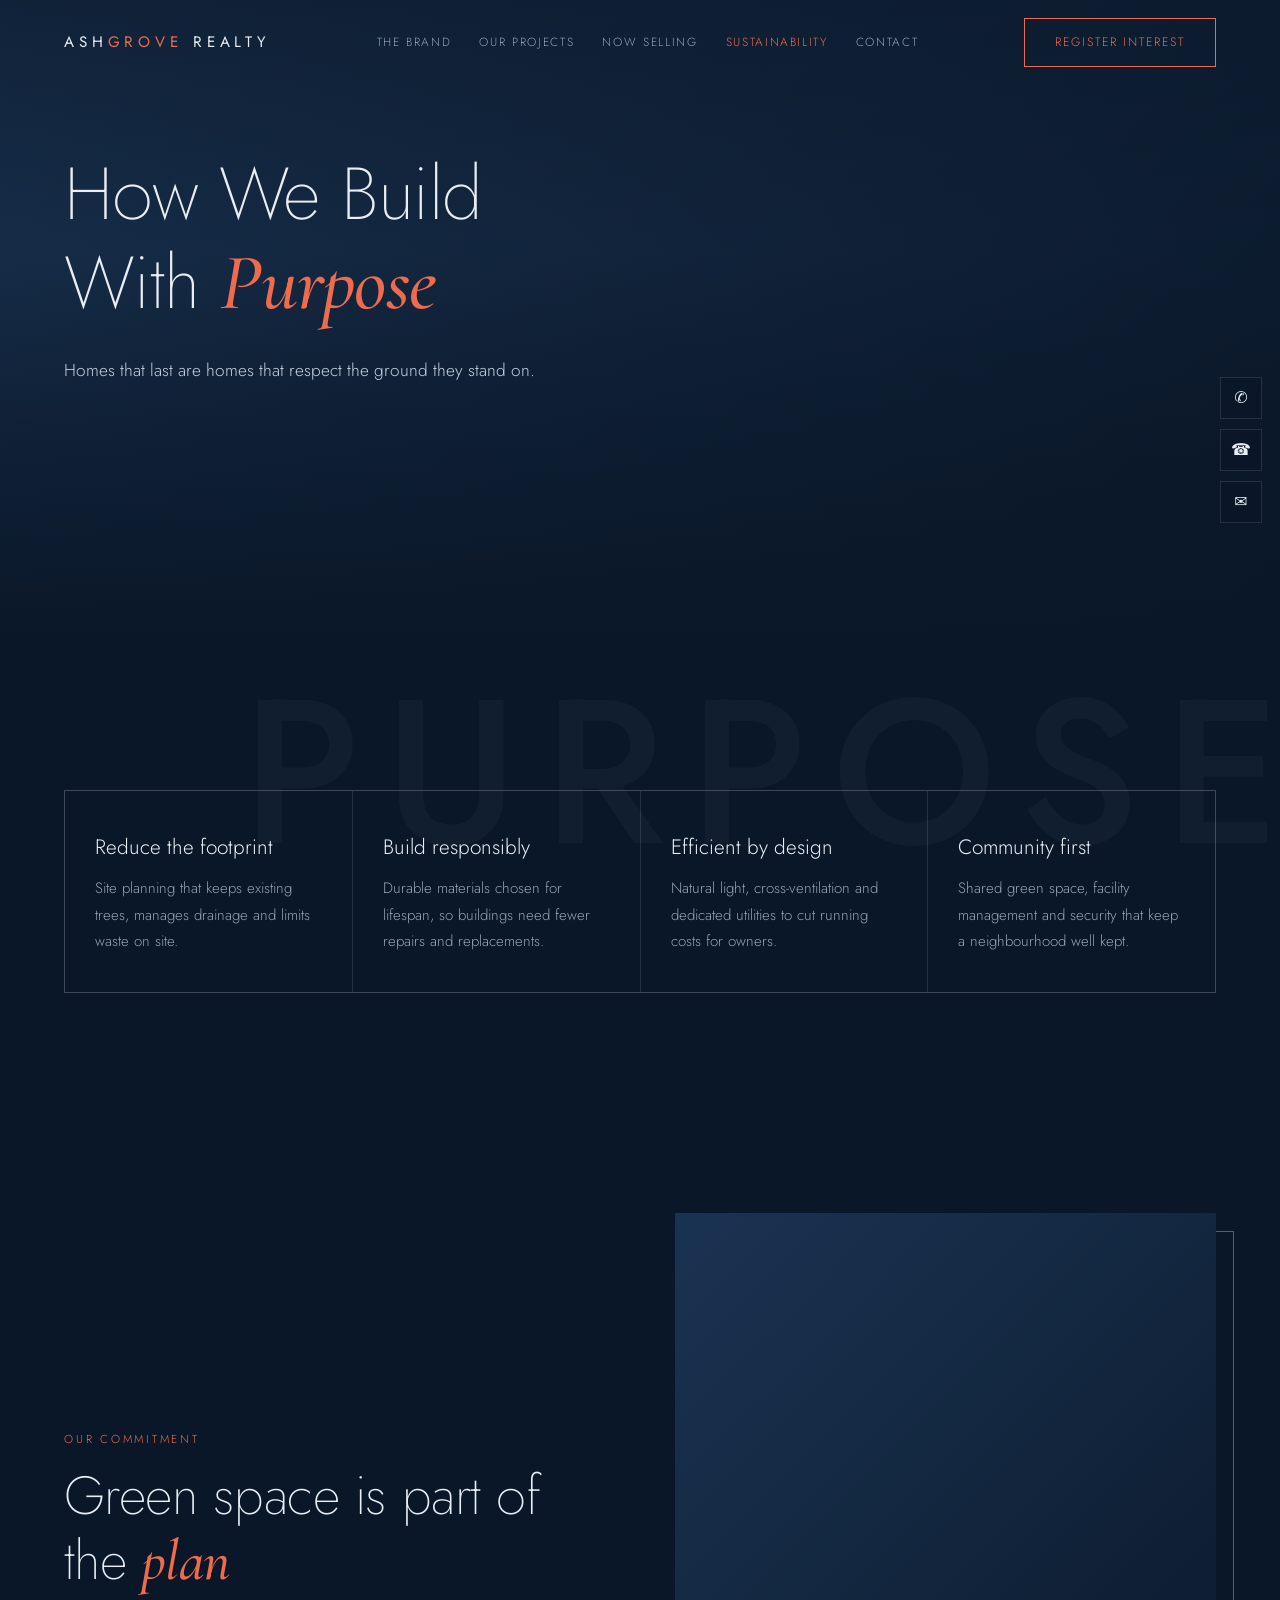
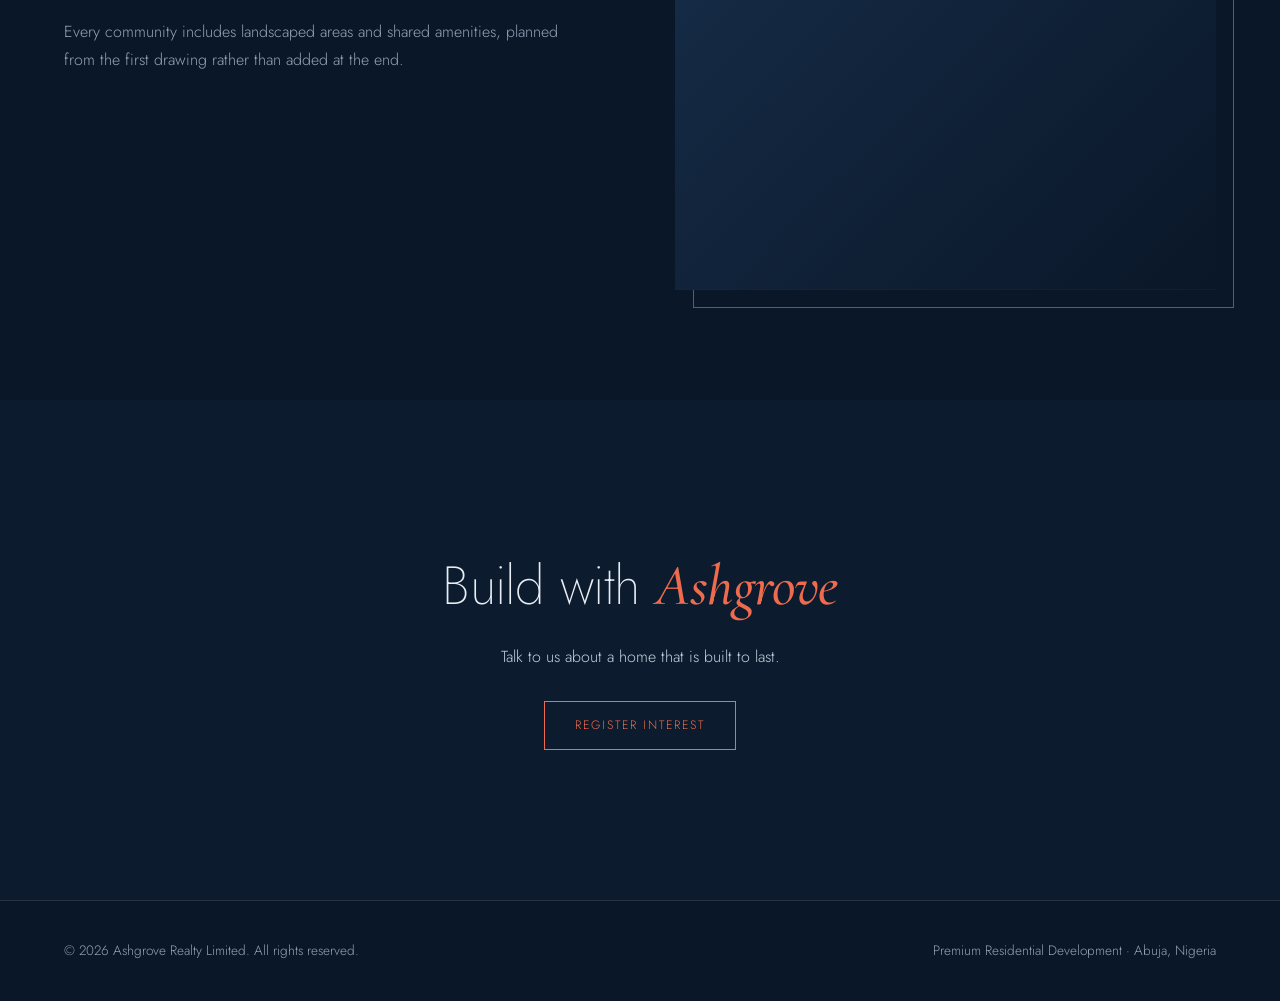
<file: sustainability.html>
<!DOCTYPE html><html lang="en"><head><meta charset="utf-8"><meta name="viewport" content="width=device-width, initial-scale=1"><title>Sustainability | Ashgrove Realty</title><meta name="description" content="Ashgrove Realty develops documented, approved residential properties across Abuja, Nigeria.">
<link rel="preconnect" href="https://fonts.googleapis.com"><link href="https://fonts.googleapis.com/css2?family=Jost:wght@200;300;400;500&family=Cormorant+Garamond:ital,wght@1,400;1,500&display=swap" rel="stylesheet"><link rel="stylesheet" href="style.css"></head><body>
<nav id="nav"><div class="wrap"><a class="logo" href="index.html">Ash<b>grove</b> Realty</a><div class="links" id="links"><a href="the-brand.html">The Brand</a><a href="our-projects.html">Our Projects</a><a href="now-selling.html">Now Selling</a><a href="sustainability.html" class=on>Sustainability</a><a href="contact.html">Contact</a></div><a class="btn" href="#" data-reg>Register interest</a><button class="burger" id="burger" aria-label="Menu">&#9776;</button></div></nav>
<div class="float"><a href="https://wa.me/2349035508695" aria-label="WhatsApp">&#9990;</a><a href="tel:09035508695" aria-label="Call">&#9742;</a><a href="mailto:ashgroverealtylimited@gmail.com" aria-label="Email">&#9993;</a></div>
<dialog id="reg"><button class="x" id="regx" aria-label="Close">&times;</button><p class="kicker">Your address is waiting</p><h2>Register <em>interest</em></h2><form>
<label for="rn">Name*</label><input id="rn" name="n" required>
<label for="rp">Mobile</label><div class="mob"><select name="c" aria-label="Country code"><option value="+234">+234 Nigeria</option><option value="+1">+1 US / Canada</option><option value="+44">+44 UK</option><option value="+971">+971 UAE</option><option value="+233">+233 Ghana</option><option value="+27">+27 South Africa</option><option value="+254">+254 Kenya</option><option value="+966">+966 Saudi Arabia</option><option value="+974">+974 Qatar</option><option value="+91">+91 India</option></select><input id="rp" name="p" type="tel"></div>
<label for="re">Email*</label><input id="re" name="e" type="email" required>
<label for="ri">Project of interest</label><select id="ri" name="i"><option value="General enquiry">General enquiry</option><option>Ashgrove Court, Guzape</option><option>Ashgrove Gardens, Lokogoma</option><option>Ashgrove Heights, Katampe</option></select>
<label for="rm">Message</label><textarea id="rm" name="m"></textarea>
<button class="btn solid" type="submit">Get answers</button><p class="ok" id="rok" style="display:none;color:#7fd39a">Thank you. Opening WhatsApp so our team can reply directly.</p></form></dialog>
<header class="hero in"><video id="hv" muted loop playsinline autoplay preload="metadata" hidden></video><div class="poster" data-img="green"></div><div class="wrap"><h1>How We Build With <em>Purpose</em></h1><p>Homes that last are homes that respect the ground they stand on.</p></div></header><section><div class="wrap"><span class="ghost">PURPOSE</span><div class="pillars"><div><h3>Reduce the footprint</h3><p>Site planning that keeps existing trees, manages drainage and limits waste on site.</p></div><div><h3>Build responsibly</h3><p>Durable materials chosen for lifespan, so buildings need fewer repairs and replacements.</p></div><div><h3>Efficient by design</h3><p>Natural light, cross-ventilation and dedicated utilities to cut running costs for owners.</p></div><div><h3>Community first</h3><p>Shared green space, facility management and security that keep a neighbourhood well kept.</p></div></div></div></section><section><div class="wrap split r"><div class="img" data-img="green"></div><div><p class="kicker">Our commitment</p><h2>Green space is part of the <em>plan</em></h2><p class=lead>Every community includes landscaped areas and shared amenities, planned from the first drawing rather than added at the end.</p></div></div></section><section class="band" data-img="green"><div class="wrap"><h2>Build with <em>Ashgrove</em></h2><p>Talk to us about a home that is built to last.</p><a class="btn" href="#" data-reg>Register interest</a></div></section>
<footer><div class="wrap"><span>&copy; 2026 Ashgrove Realty Limited. All rights reserved.</span><span>Premium Residential Development &middot; Abuja, Nigeria</span></div></footer><script src="app.js"></script></body></html>
</file>
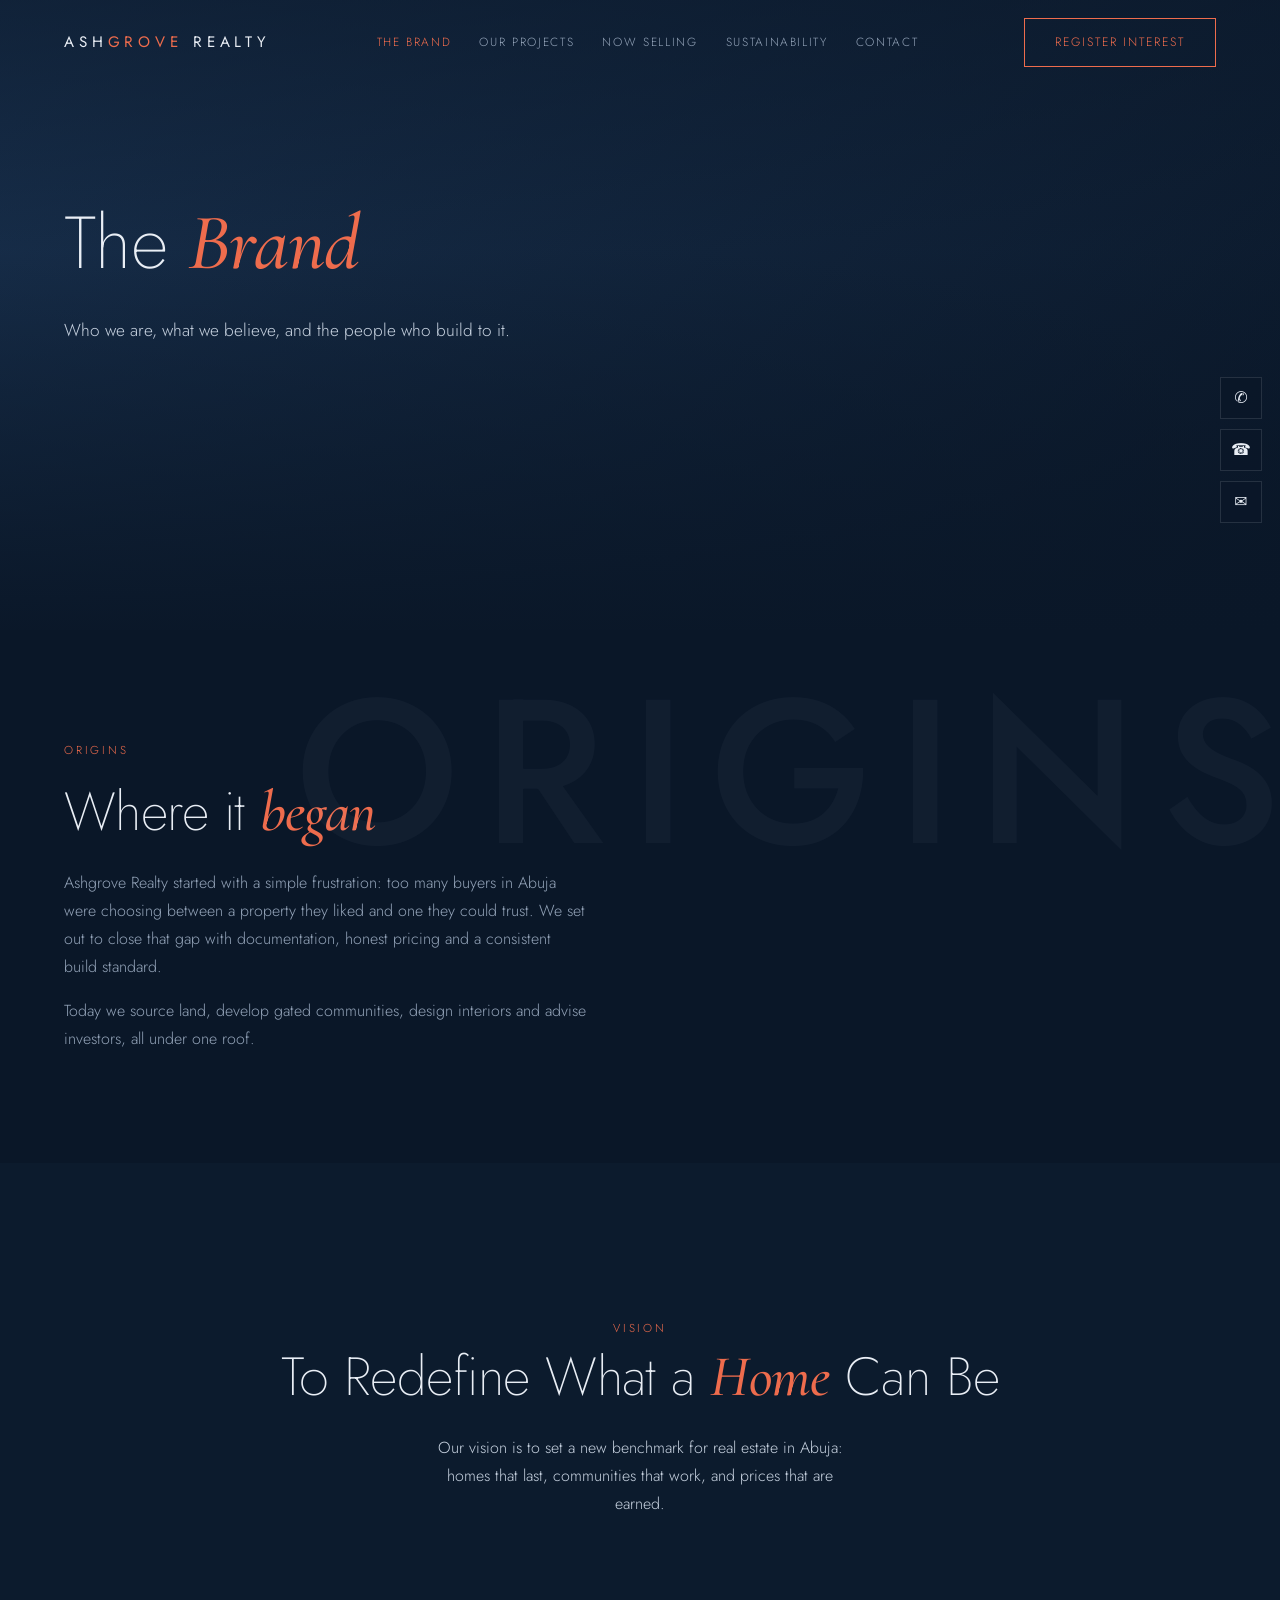
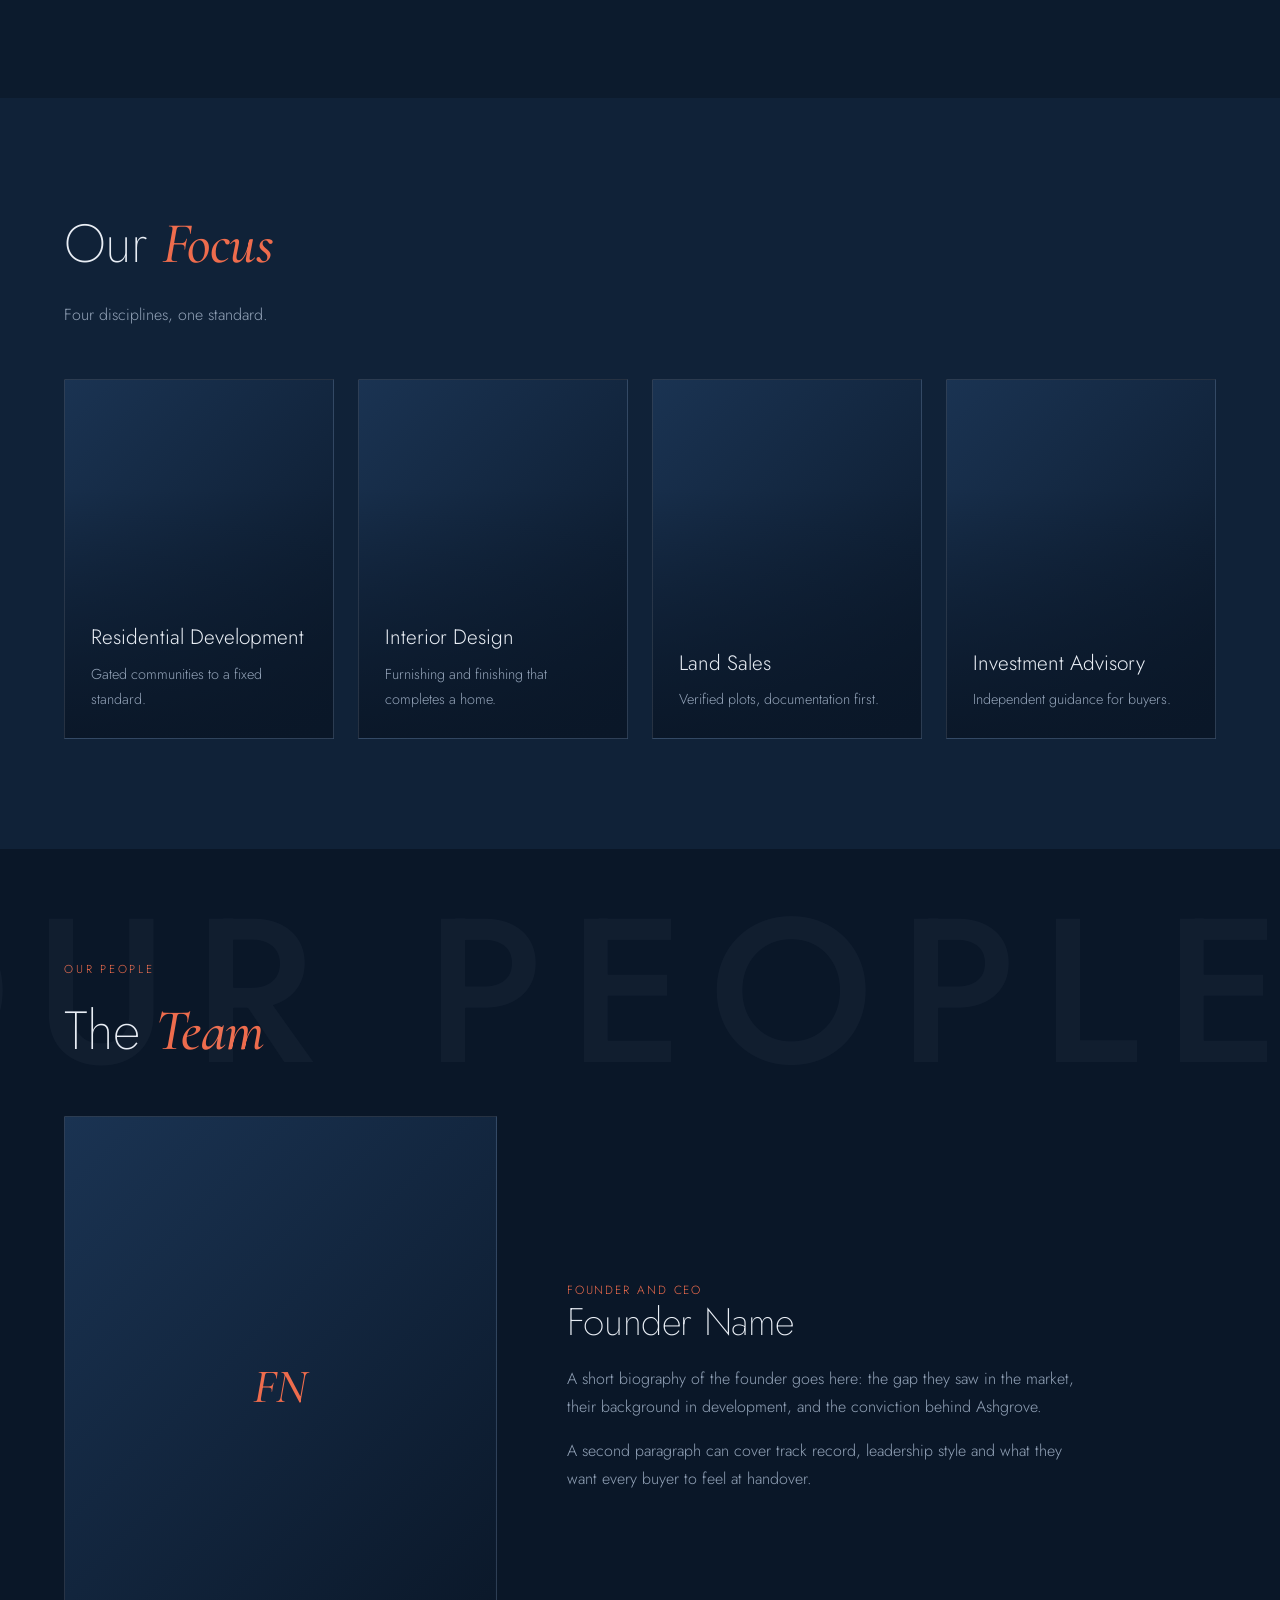
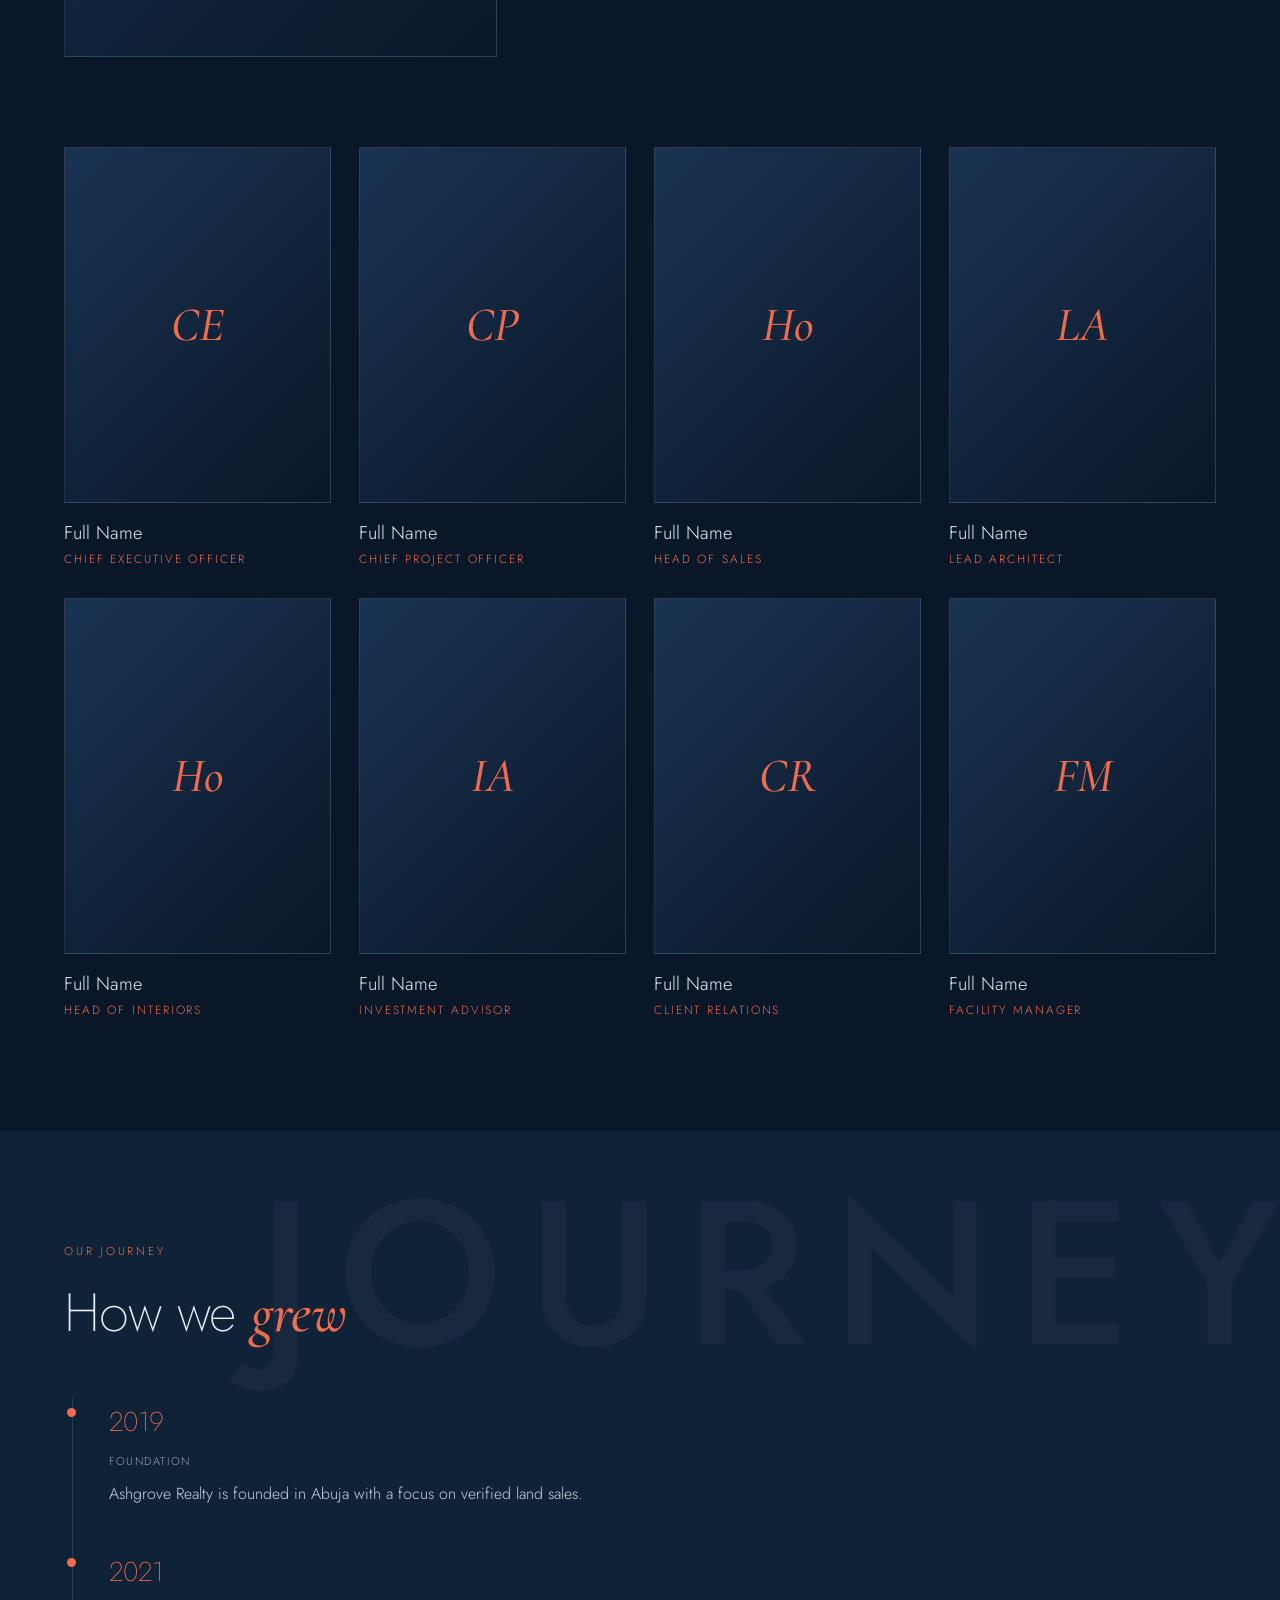
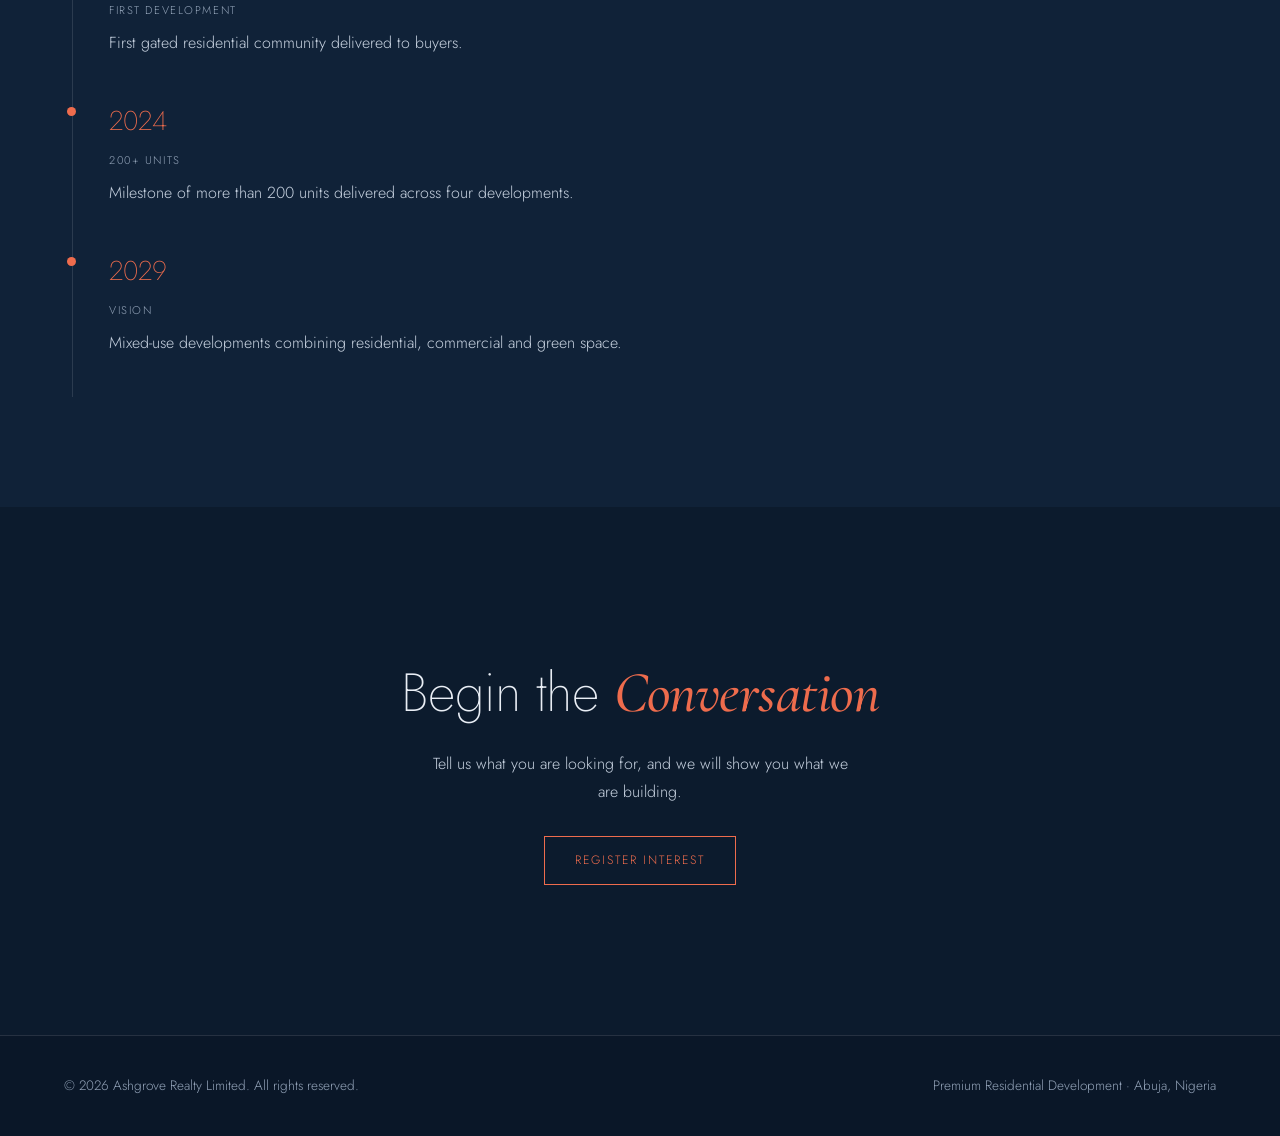
<file: the-brand.html>
<!DOCTYPE html><html lang="en"><head><meta charset="utf-8"><meta name="viewport" content="width=device-width, initial-scale=1"><title>The Brand | Ashgrove Realty</title><meta name="description" content="Ashgrove Realty develops documented, approved residential properties across Abuja, Nigeria.">
<link rel="preconnect" href="https://fonts.googleapis.com"><link href="https://fonts.googleapis.com/css2?family=Jost:wght@200;300;400;500&family=Cormorant+Garamond:ital,wght@1,400;1,500&display=swap" rel="stylesheet"><link rel="stylesheet" href="style.css"></head><body>
<nav id="nav"><div class="wrap"><a class="logo" href="index.html">Ash<b>grove</b> Realty</a><div class="links" id="links"><a href="the-brand.html" class=on>The Brand</a><a href="our-projects.html">Our Projects</a><a href="now-selling.html">Now Selling</a><a href="sustainability.html">Sustainability</a><a href="contact.html">Contact</a></div><a class="btn" href="#" data-reg>Register interest</a><button class="burger" id="burger" aria-label="Menu">&#9776;</button></div></nav>
<div class="float"><a href="https://wa.me/2349035508695" aria-label="WhatsApp">&#9990;</a><a href="tel:09035508695" aria-label="Call">&#9742;</a><a href="mailto:ashgroverealtylimited@gmail.com" aria-label="Email">&#9993;</a></div>
<dialog id="reg"><button class="x" id="regx" aria-label="Close">&times;</button><p class="kicker">Your address is waiting</p><h2>Register <em>interest</em></h2><form>
<label for="rn">Name*</label><input id="rn" name="n" required>
<label for="rp">Mobile</label><div class="mob"><select name="c" aria-label="Country code"><option value="+234">+234 Nigeria</option><option value="+1">+1 US / Canada</option><option value="+44">+44 UK</option><option value="+971">+971 UAE</option><option value="+233">+233 Ghana</option><option value="+27">+27 South Africa</option><option value="+254">+254 Kenya</option><option value="+966">+966 Saudi Arabia</option><option value="+974">+974 Qatar</option><option value="+91">+91 India</option></select><input id="rp" name="p" type="tel"></div>
<label for="re">Email*</label><input id="re" name="e" type="email" required>
<label for="ri">Project of interest</label><select id="ri" name="i"><option value="General enquiry">General enquiry</option><option>Ashgrove Court, Guzape</option><option>Ashgrove Gardens, Lokogoma</option><option>Ashgrove Heights, Katampe</option></select>
<label for="rm">Message</label><textarea id="rm" name="m"></textarea>
<button class="btn solid" type="submit">Get answers</button><p class="ok" id="rok" style="display:none;color:#7fd39a">Thank you. Opening WhatsApp so our team can reply directly.</p></form></dialog>
<header class="hero in"><video id="hv" muted loop playsinline autoplay preload="metadata" hidden></video><div class="poster" data-img="arch"></div><div class="wrap"><h1>The <em>Brand</em></h1><p>Who we are, what we believe, and the people who build to it.</p></div></header><section><div class="wrap"><span class="ghost">ORIGINS</span><p class="kicker">Origins</p><h2>Where it <em>began</em></h2><p class="lead">Ashgrove Realty started with a simple frustration: too many buyers in Abuja were choosing between a property they liked and one they could trust. We set out to close that gap with documentation, honest pricing and a consistent build standard.</p><p class="lead">Today we source land, develop gated communities, design interiors and advise investors, all under one roof.</p></div></section><section class="band" data-img="home"><div class="wrap"><span class="kicker">Vision</span><h2>To Redefine What a <em>Home</em> Can Be</h2><p>Our vision is to set a new benchmark for real estate in Abuja: homes that last, communities that work, and prices that are earned.</p></div></section><section class="alt"><div class="wrap"><h2>Our <em>Focus</em></h2><p class="lead">Four disciplines, one standard.</p><div class="focus"><div class="fc" data-img="arch"><div><h3>Residential Development</h3><p>Gated communities to a fixed standard.</p></div></div><div class="fc" data-img="int"><div><h3>Interior Design</h3><p>Furnishing and finishing that completes a home.</p></div></div><div class="fc" data-img="land"><div><h3>Land Sales</h3><p>Verified plots, documentation first.</p></div></div><div class="fc" data-img="home"><div><h3>Investment Advisory</h3><p>Independent guidance for buyers.</p></div></div></div></div></section><section><div class="wrap"><span class="ghost">OUR PEOPLE</span><p class="kicker">Our people</p><h2>The <em>Team</em></h2><div class="founder"><div class="ph" data-img="team" style="aspect-ratio:4/5">FN</div><div><p class="role">Founder and CEO</p><h2 style="font-size:2.4rem">Founder Name</h2><p class="lead">A short biography of the founder goes here: the gap they saw in the market, their background in development, and the conviction behind Ashgrove.</p><p class="lead">A second paragraph can cover track record, leadership style and what they want every buyer to feel at handover.</p></div></div><div class="team"><div><div class="ph" data-img="team">CE</div><h3>Full Name</h3><p>Chief Executive Officer</p></div><div><div class="ph" data-img="team">CP</div><h3>Full Name</h3><p>Chief Project Officer</p></div><div><div class="ph" data-img="team">Ho</div><h3>Full Name</h3><p>Head of Sales</p></div><div><div class="ph" data-img="team">LA</div><h3>Full Name</h3><p>Lead Architect</p></div><div><div class="ph" data-img="team">Ho</div><h3>Full Name</h3><p>Head of Interiors</p></div><div><div class="ph" data-img="team">IA</div><h3>Full Name</h3><p>Investment Advisor</p></div><div><div class="ph" data-img="team">CR</div><h3>Full Name</h3><p>Client Relations</p></div><div><div class="ph" data-img="team">FM</div><h3>Full Name</h3><p>Facility Manager</p></div></div></div></section><section class="alt"><div class="wrap"><span class="ghost">JOURNEY</span><p class="kicker">Our journey</p><h2>How we <em>grew</em></h2><div class="tl"><div><b>2019</b><small>Foundation</small><p>Ashgrove Realty is founded in Abuja with a focus on verified land sales.</p></div><div><b>2021</b><small>First development</small><p>First gated residential community delivered to buyers.</p></div><div><b>2024</b><small>200+ units</small><p>Milestone of more than 200 units delivered across four developments.</p></div><div><b>2029</b><small>Vision</small><p>Mixed-use developments combining residential, commercial and green space.</p></div></div></div></section><section class="band" data-img="home"><div class="wrap"><h2>Begin the <em>Conversation</em></h2><p>Tell us what you are looking for, and we will show you what we are building.</p><a class="btn" href="#" data-reg>Register interest</a></div></section>
<footer><div class="wrap"><span>&copy; 2026 Ashgrove Realty Limited. All rights reserved.</span><span>Premium Residential Development &middot; Abuja, Nigeria</span></div></footer><script src="app.js"></script></body></html>
</file>
<file: style.css>
:root{--bg:#0a1728;--bg2:#102238;--ink:#e9eef5;--mute:#93a3b8;--gold:#ee6c4d;--green:#3aa6a0;--line:rgba(233,238,245,.12)}
*{box-sizing:border-box;margin:0;padding:0}html{scroll-behavior:smooth}
body{background:var(--bg);color:var(--ink);font:300 16px/1.75 Jost,system-ui,sans-serif}
img{display:block;max-width:100%}a{color:inherit;text-decoration:none}
em{font:italic 500 1.08em 'Cormorant Garamond',serif;color:var(--gold)}
:focus-visible{outline:2px solid var(--gold);outline-offset:3px}
.wrap{width:min(1180px,90%);margin:auto}section{padding:110px 0;position:relative;overflow:hidden}.alt{background:var(--bg2)}
h1,h2{font-weight:200;line-height:1.1;letter-spacing:-.01em}h2{font-size:clamp(2rem,4.2vw,3.4rem);margin-bottom:22px}
h3{font-weight:300}.lead{color:var(--mute);max-width:58ch}.lead+.lead{margin-top:16px}
.kicker{font-size:.72rem;letter-spacing:.24em;text-transform:uppercase;color:var(--gold);margin-bottom:16px}
.ghost{position:absolute;right:-2%;top:40px;font-size:clamp(5rem,16vw,13rem);font-weight:500;letter-spacing:.12em;color:rgba(233,238,245,.035);pointer-events:none;line-height:1;white-space:nowrap}
.btn{display:inline-block;border:1px solid var(--gold);color:var(--gold);padding:13px 30px;font-size:.76rem;letter-spacing:.16em;text-transform:uppercase;background:none;cursor:pointer;font-family:inherit;transition:.3s}
.btn:hover,.btn.solid{background:var(--gold);color:#0a1728}.btn.solid:hover{background:transparent;color:var(--gold)}
.row{display:flex;gap:16px;flex-wrap:wrap;margin-top:30px}
nav{position:fixed;inset:0 0 auto;z-index:50;padding:18px 0;transition:.4s}
nav.s{background:rgba(10,23,40,.93);backdrop-filter:blur(10px);padding:12px 0;border-bottom:1px solid var(--line)}
nav .wrap{display:flex;align-items:center;justify-content:space-between;gap:20px}
.logo{font-size:.95rem;letter-spacing:.32em;text-transform:uppercase;font-weight:400}.logo b{color:var(--gold);font-weight:400}
.links{display:flex;gap:28px;font-size:.74rem;letter-spacing:.14em;text-transform:uppercase}
.links a{color:var(--mute);transition:.3s;padding:4px 0}.links a:hover,.links a.on{color:var(--gold)}
.burger{display:none;background:none;border:0;color:var(--ink);font-size:1.6rem;cursor:pointer}
.hero{min-height:100svh;position:relative;display:flex;align-items:flex-end;padding:0 0 90px;overflow:hidden}
.hero.in{min-height:70svh}
.hero video,.poster{position:absolute;inset:0;width:100%;height:100%;object-fit:cover}
.poster{background:#13263d center/cover;animation:drift 26s ease-in-out infinite alternate}
@keyframes drift{to{transform:scale(1.12) translate(-1.5%,-1%)}}
.hero::after{content:"";position:absolute;inset:0;background:linear-gradient(180deg,rgba(10,23,40,.6),rgba(10,23,40,.15) 40%,rgba(10,23,40,.96))}
.hero .wrap{position:relative;z-index:2}
.hero h1{font-size:clamp(2.6rem,7.5vw,6rem);max-width:13ch}.hero.in h1{font-size:clamp(2.4rem,6vw,4.6rem)}
.hero p{margin:24px 0 0;max-width:52ch;color:#c6d1df;font-size:1.08rem}
.scroll{position:absolute;bottom:26px;left:50%;z-index:2;font-size:.68rem;letter-spacing:.3em;text-transform:uppercase;color:var(--mute)}
.split{display:grid;grid-template-columns:1fr 1fr;gap:70px;align-items:center}.split.r .img{order:2}
.img{aspect-ratio:4/5;background:#162b45 center/cover;position:relative}
.img::after{content:"";position:absolute;inset:18px -18px -18px 18px;border:1px solid var(--gold);z-index:-1;opacity:.6}
.stats{display:flex;gap:50px;margin-top:38px;flex-wrap:wrap}
.stats strong{display:block;font-size:1.7rem;font-weight:200;color:var(--gold)}.stats span{font-size:.82rem;color:var(--mute)}
.tabs{display:flex;gap:28px;border-bottom:1px solid var(--line);margin:34px 0 26px;flex-wrap:wrap}
.tabs button{background:none;border:0;color:var(--mute);font:inherit;font-size:.8rem;letter-spacing:.14em;text-transform:uppercase;padding:0 0 12px;cursor:pointer;border-bottom:1px solid transparent;margin-bottom:-1px}
.tabs button.on{color:var(--gold);border-color:var(--gold)}.pane{display:none;max-width:60ch;color:#c6d1df}.pane.on{display:block}
.list{list-style:none;margin:26px 0 30px}.list li{padding:12px 0 12px 26px;border-bottom:1px solid var(--line);position:relative;color:#c6d1df}
.list li::before{content:"";position:absolute;left:0;top:24px;width:10px;height:1px;background:var(--gold)}
.focus{display:grid;grid-template-columns:repeat(auto-fit,minmax(250px,1fr));gap:24px;margin-top:50px}
.fc{position:relative;aspect-ratio:3/4;background:#162b45 center/cover;display:flex;align-items:flex-end;border:1px solid var(--line);overflow:hidden}
.fc::before{content:"";position:absolute;inset:0;background:linear-gradient(180deg,transparent 30%,rgba(10,23,40,.94))}
.fc div{position:relative;padding:26px}.fc h3{font-size:1.3rem}.fc p{color:var(--mute);font-size:.9rem;margin-top:6px}.fc small{color:var(--gold);font-size:.75rem;letter-spacing:.2em}
.spec{margin:26px 0;border-top:1px solid var(--line)}.spec div{display:flex;justify-content:space-between;gap:20px;padding:12px 0;border-bottom:1px solid var(--line)}
.spec span{color:var(--mute);font-size:.78rem;letter-spacing:.14em;text-transform:uppercase}
.strip{display:flex;gap:10px;margin-top:60px;overflow-x:auto;padding-bottom:8px}
.strip div{flex:0 0 210px;aspect-ratio:3/4;background:#162b45 center/cover;position:relative}
.strip div::after{content:attr(data-l);position:absolute;left:12px;bottom:10px;font-size:.7rem;letter-spacing:.14em;text-transform:uppercase}
.band{position:relative;padding:150px 0;text-align:center;background:#13263d center/cover fixed}
.band::before{content:"";position:absolute;inset:0;background:rgba(10,23,40,.74)}.band .wrap{position:relative}
.band p{margin:16px auto 30px;color:#c6d1df;max-width:48ch}
.founder{display:grid;grid-template-columns:.8fr 1.2fr;gap:70px;align-items:center;margin:50px 0 90px}
.team{display:grid;grid-template-columns:repeat(auto-fill,minmax(220px,1fr));gap:28px}
.ph{aspect-ratio:3/4;background:linear-gradient(160deg,#1d3856,#0c1a2c) center/cover;display:grid;place-items:center;font:italic 500 3rem 'Cormorant Garamond',serif;color:var(--gold);border:1px solid var(--line)}
.team h3{margin-top:14px;font-size:1.15rem}.team p,.role{color:var(--gold);font-size:.74rem;letter-spacing:.16em;text-transform:uppercase}
.tl{border-left:1px solid var(--line);margin:50px 0 0 8px;padding-left:36px}
.tl div{position:relative;padding-bottom:40px;max-width:60ch}.tl div::before{content:"";position:absolute;left:-42px;top:10px;width:9px;height:9px;border-radius:50%;background:var(--gold)}
.tl b{font-size:1.7rem;font-weight:200;color:var(--gold);display:block}.tl small{color:var(--mute);letter-spacing:.14em;text-transform:uppercase;font-size:.7rem}.tl p{color:#c6d1df;margin-top:6px}
.grid{display:grid;grid-template-columns:repeat(auto-fill,minmax(320px,1fr));gap:28px}
.card{background:var(--bg2);border:1px solid var(--line);transition:.4s}.card:hover{border-color:var(--gold);transform:translateY(-4px)}
.card .cp{aspect-ratio:4/3;overflow:hidden;position:relative;background:linear-gradient(135deg,#1a3352,#0a1728)}
.card img{width:100%;height:100%;object-fit:cover;transition:transform 1s}.card:hover img{transform:scale(1.06)}
.tag{position:absolute;top:14px;left:14px;background:rgba(10,23,40,.85);font-size:.68rem;letter-spacing:.14em;text-transform:uppercase;padding:5px 12px;color:var(--gold)}
.tag.Available{color:#7fd39a}.tag.Sold{color:#e08a7a}
.card .b{padding:24px}.card h3{font-size:1.35rem}.card .m{color:var(--mute);font-size:.88rem;margin:4px 0 12px}.card .p{color:var(--gold);font-size:1.15rem;margin-bottom:14px}
.card .btn{padding:10px 20px;font-size:.7rem}
.filters{display:flex;gap:14px;flex-wrap:wrap;margin:34px 0 44px}
select{background:var(--bg2);color:var(--ink);border:1px solid var(--line);padding:12px 16px;font:inherit;font-size:.9rem;min-width:170px}
.empty{display:none;color:var(--mute);padding:40px 0}
.pillars{display:grid;grid-template-columns:repeat(auto-fit,minmax(250px,1fr));gap:1px;background:var(--line);border:1px solid var(--line);margin-top:50px}
.pillars div{background:var(--bg);padding:38px 30px}.pillars h3{font-size:1.3rem;margin-bottom:10px}.pillars p{color:var(--mute);font-size:.94rem}
.talk{display:grid;grid-template-columns:1fr 1fr;gap:70px}
.talk h2{font-size:clamp(3.4rem,9vw,7rem);font-weight:500;letter-spacing:-.03em}.talk h2 span{font-weight:200;display:block}
.info p{margin:22px 0 4px;font-size:.74rem;letter-spacing:.16em;text-transform:uppercase;color:var(--gold)}
form{display:grid;gap:14px}label{font-size:.72rem;letter-spacing:.16em;text-transform:uppercase;color:var(--mute);margin-bottom:-8px}
input,textarea,form select{width:100%;background:transparent;border:0;border-bottom:1px solid var(--line);color:var(--ink);padding:12px 2px;font:inherit;min-width:0}
input:focus,textarea:focus{outline:0;border-color:var(--gold)}textarea{min-height:100px;resize:vertical}form select{background:var(--bg)}
.mob{display:grid;grid-template-columns:120px 1fr;gap:10px}#ok{display:none;color:#7fd39a}
footer{border-top:1px solid var(--line);padding:38px 0;color:var(--mute);font-size:.85rem}footer .wrap{display:flex;justify-content:space-between;gap:20px;flex-wrap:wrap}
.float{position:fixed;right:18px;top:50%;transform:translateY(-50%);z-index:40;display:grid;gap:10px}
.float a{width:42px;height:42px;border:1px solid var(--line);background:rgba(10,23,40,.8);display:grid;place-items:center;transition:.3s}.float a:hover{border-color:var(--gold);color:var(--gold)}
dialog{margin:auto;background:var(--bg2);color:var(--ink);border:1px solid var(--gold);padding:40px;width:min(480px,92%)}
dialog::backdrop{background:rgba(0,0,0,.75)}dialog h2{font-size:2rem}.x{float:right;background:none;border:0;color:var(--ink);font-size:1.5rem;cursor:pointer}
@media(max-width:900px){section{padding:80px 0}
.links{position:fixed;inset:0;background:var(--bg);flex-direction:column;justify-content:center;align-items:center;gap:24px;font-size:.95rem;display:none}
.links.open{display:flex}.burger{display:block;position:relative;z-index:60}nav .btn{display:none}
.split,.talk,.founder{grid-template-columns:1fr;gap:44px}.split.r .img{order:0}.img::after{display:none}.float{display:none}.band{background-attachment:scroll}}
@media(prefers-reduced-motion:reduce){.poster{animation:none}html{scroll-behavior:auto}*{transition:none!important}}
</file>
